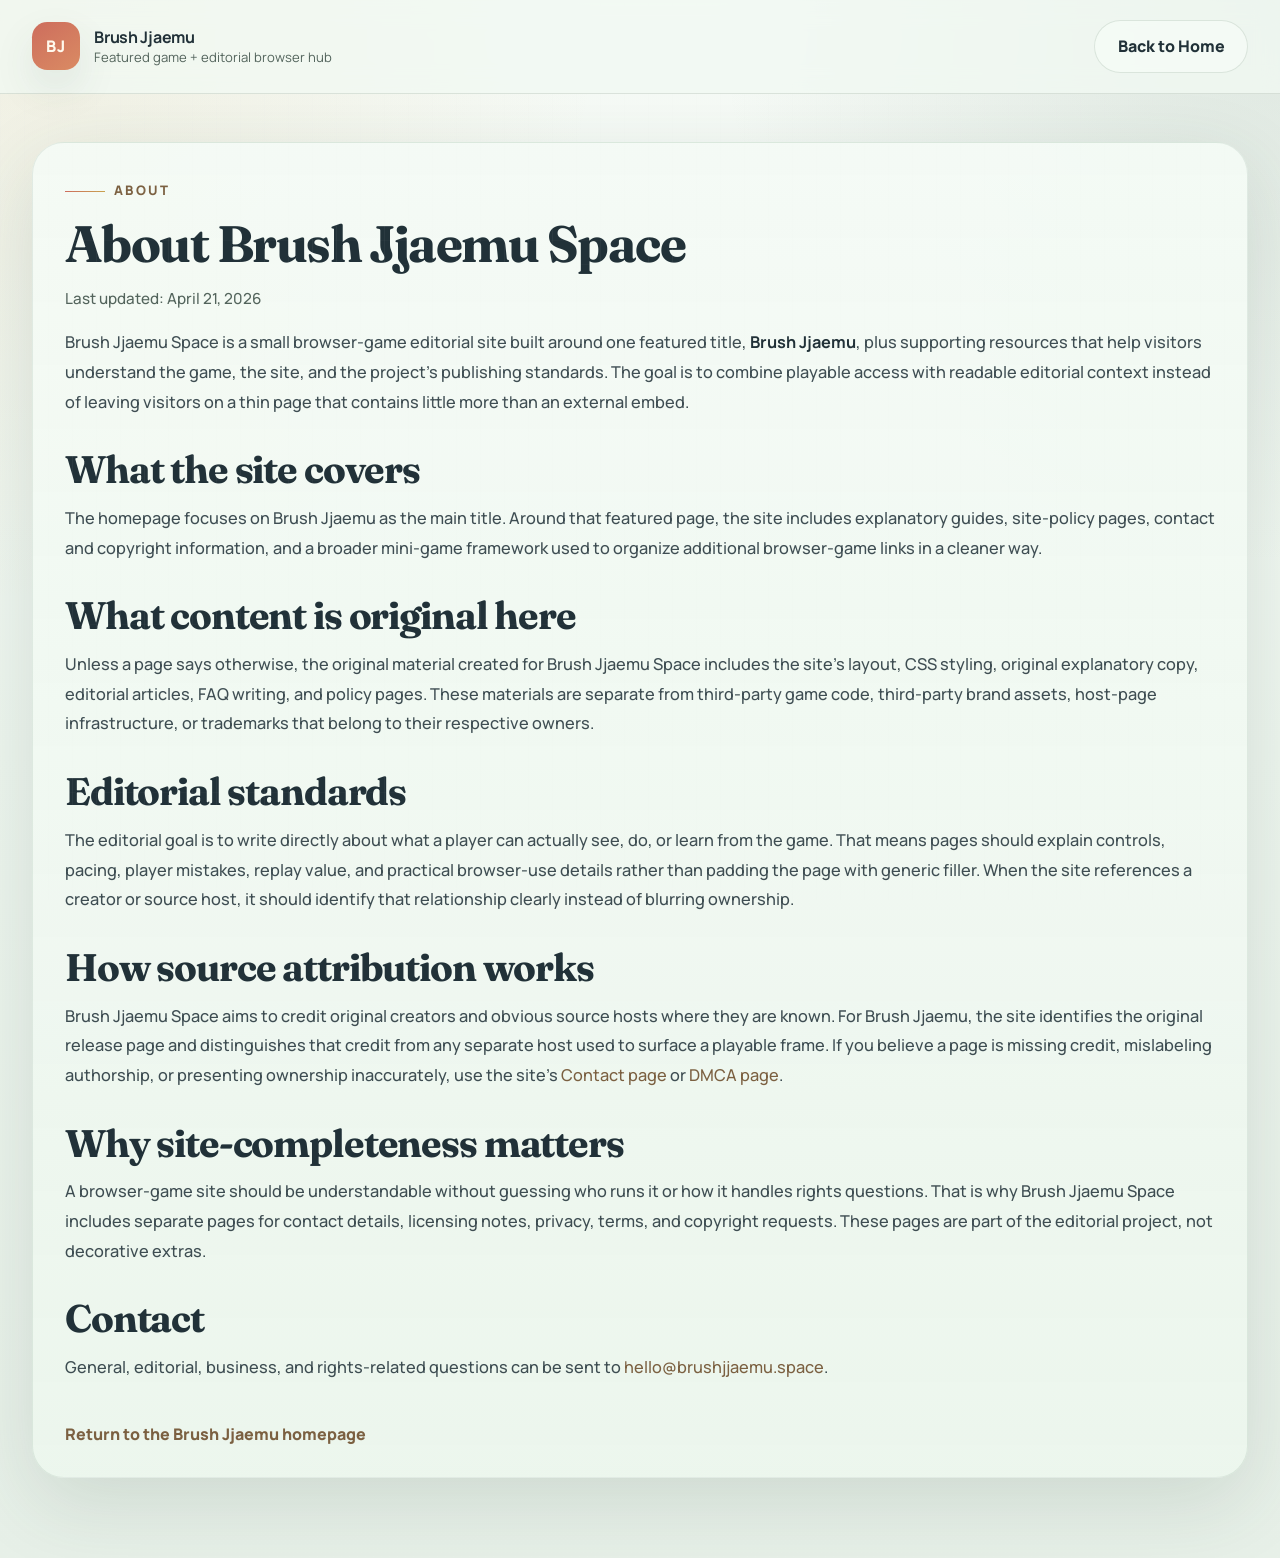
<file: about.html>
<!DOCTYPE html>
<html lang="en-US">
<head>
  <!-- Google tag (gtag.js) -->
  <script async src="https://www.googletagmanager.com/gtag/js?id=G-20558D21GJ"></script>
  <script>
    window.dataLayer = window.dataLayer || [];
    function gtag(){dataLayer.push(arguments);}
    gtag('js', new Date());

    gtag('config', 'G-20558D21GJ');
  </script>
  <script async src="https://pagead2.googlesyndication.com/pagead/js/adsbygoogle.js?client=ca-pub-3376278485410551" crossorigin="anonymous"></script>
  <meta charset="UTF-8">
  <meta name="viewport" content="width=device-width, initial-scale=1.0">
  <title>About | Brush Jjaemu Space</title>
  <meta
    name="description"
    content="Learn what Brush Jjaemu Space is, what content is original on the site, and how the editorial project is structured."
  >
  <meta name="robots" content="index,follow,max-image-preview:large,max-snippet:-1,max-video-preview:-1">
  <link rel="canonical" href="https://brushjjaemu.space/about.html">
  <link rel="icon" href="/favicon.svg" type="image/svg+xml">
  <link rel="preconnect" href="https://fonts.googleapis.com">
  <link rel="preconnect" href="https://fonts.gstatic.com" crossorigin>
  <link
    rel="stylesheet"
    href="https://fonts.googleapis.com/css2?family=Fraunces:opsz,wght@9..144,600;9..144,700&family=Manrope:wght@400;500;600;700;800&display=swap"
  >
  <link rel="stylesheet" href="styles.css">
</head>
<body class="legal-page">
  <a class="skip-link" href="#main-content">Skip to content</a>

  <header class="site-header border-bottom">
    <div class="mx-auto flex max-w-7xl items-center justify-between px-6 py-5 lg:px-8">
      <a class="brand-lockup" href="/" aria-label="Brush Jjaemu home">
        <span class="brand-mark">BJ</span>
        <span class="brand-text">
          <strong>Brush Jjaemu</strong>
          <span>Featured game + editorial browser hub</span>
        </span>
      </a>
      <a class="btn-secondary" href="/">Back to Home</a>
    </div>
  </header>

  <main id="main-content" class="legal-shell">
    <div class="mx-auto max-w-7xl px-6 lg:px-8">
      <article class="legal-card">
        <p class="eyebrow">About</p>
        <h1 class="mt-4">About Brush Jjaemu Space</h1>
        <p class="legal-meta mt-4">Last updated: April 21, 2026</p>
        <p class="body-copy mt-6">
          Brush Jjaemu Space is a small browser-game editorial site built around one featured title,
          <strong>Brush Jjaemu</strong>, plus supporting resources that help visitors understand the game, the site, and
          the project's publishing standards. The goal is to combine playable access with readable editorial context
          instead of leaving visitors on a thin page that contains little more than an external embed.
        </p>

        <h2>What the site covers</h2>
        <p class="body-copy">
          The homepage focuses on Brush Jjaemu as the main title. Around that featured page, the site includes
          explanatory guides, site-policy pages, contact and copyright information, and a broader mini-game framework
          used to organize additional browser-game links in a cleaner way.
        </p>

        <h2>What content is original here</h2>
        <p class="body-copy">
          Unless a page says otherwise, the original material created for Brush Jjaemu Space includes the site's layout,
          CSS styling, original explanatory copy, editorial articles, FAQ writing, and policy pages. These materials are
          separate from third-party game code, third-party brand assets, host-page infrastructure, or trademarks that
          belong to their respective owners.
        </p>

        <h2>Editorial standards</h2>
        <p class="body-copy">
          The editorial goal is to write directly about what a player can actually see, do, or learn from the game.
          That means pages should explain controls, pacing, player mistakes, replay value, and practical browser-use
          details rather than padding the page with generic filler. When the site references a creator or source host,
          it should identify that relationship clearly instead of blurring ownership.
        </p>

        <h2>How source attribution works</h2>
        <p class="body-copy">
          Brush Jjaemu Space aims to credit original creators and obvious source hosts where they are known. For
          Brush Jjaemu, the site identifies the original release page and distinguishes that credit from any separate
          host used to surface a playable frame. If you believe a page is missing credit, mislabeling authorship, or
          presenting ownership inaccurately, use the site's <a href="contact.html">Contact page</a> or
          <a href="dmca.html">DMCA page</a>.
        </p>

        <h2>Why site-completeness matters</h2>
        <p class="body-copy">
          A browser-game site should be understandable without guessing who runs it or how it handles rights questions.
          That is why Brush Jjaemu Space includes separate pages for contact details, licensing notes, privacy, terms,
          and copyright requests. These pages are part of the editorial project, not decorative extras.
        </p>

        <h2>Contact</h2>
        <p class="body-copy">
          General, editorial, business, and rights-related questions can be sent to
          <a href="mailto:hello@brushjjaemu.space">hello@brushjjaemu.space</a>.
        </p>

        <a class="back-link" href="/">Return to the Brush Jjaemu homepage</a>
      </article>
    </div>
  </main>
</body>
</html>
</file>
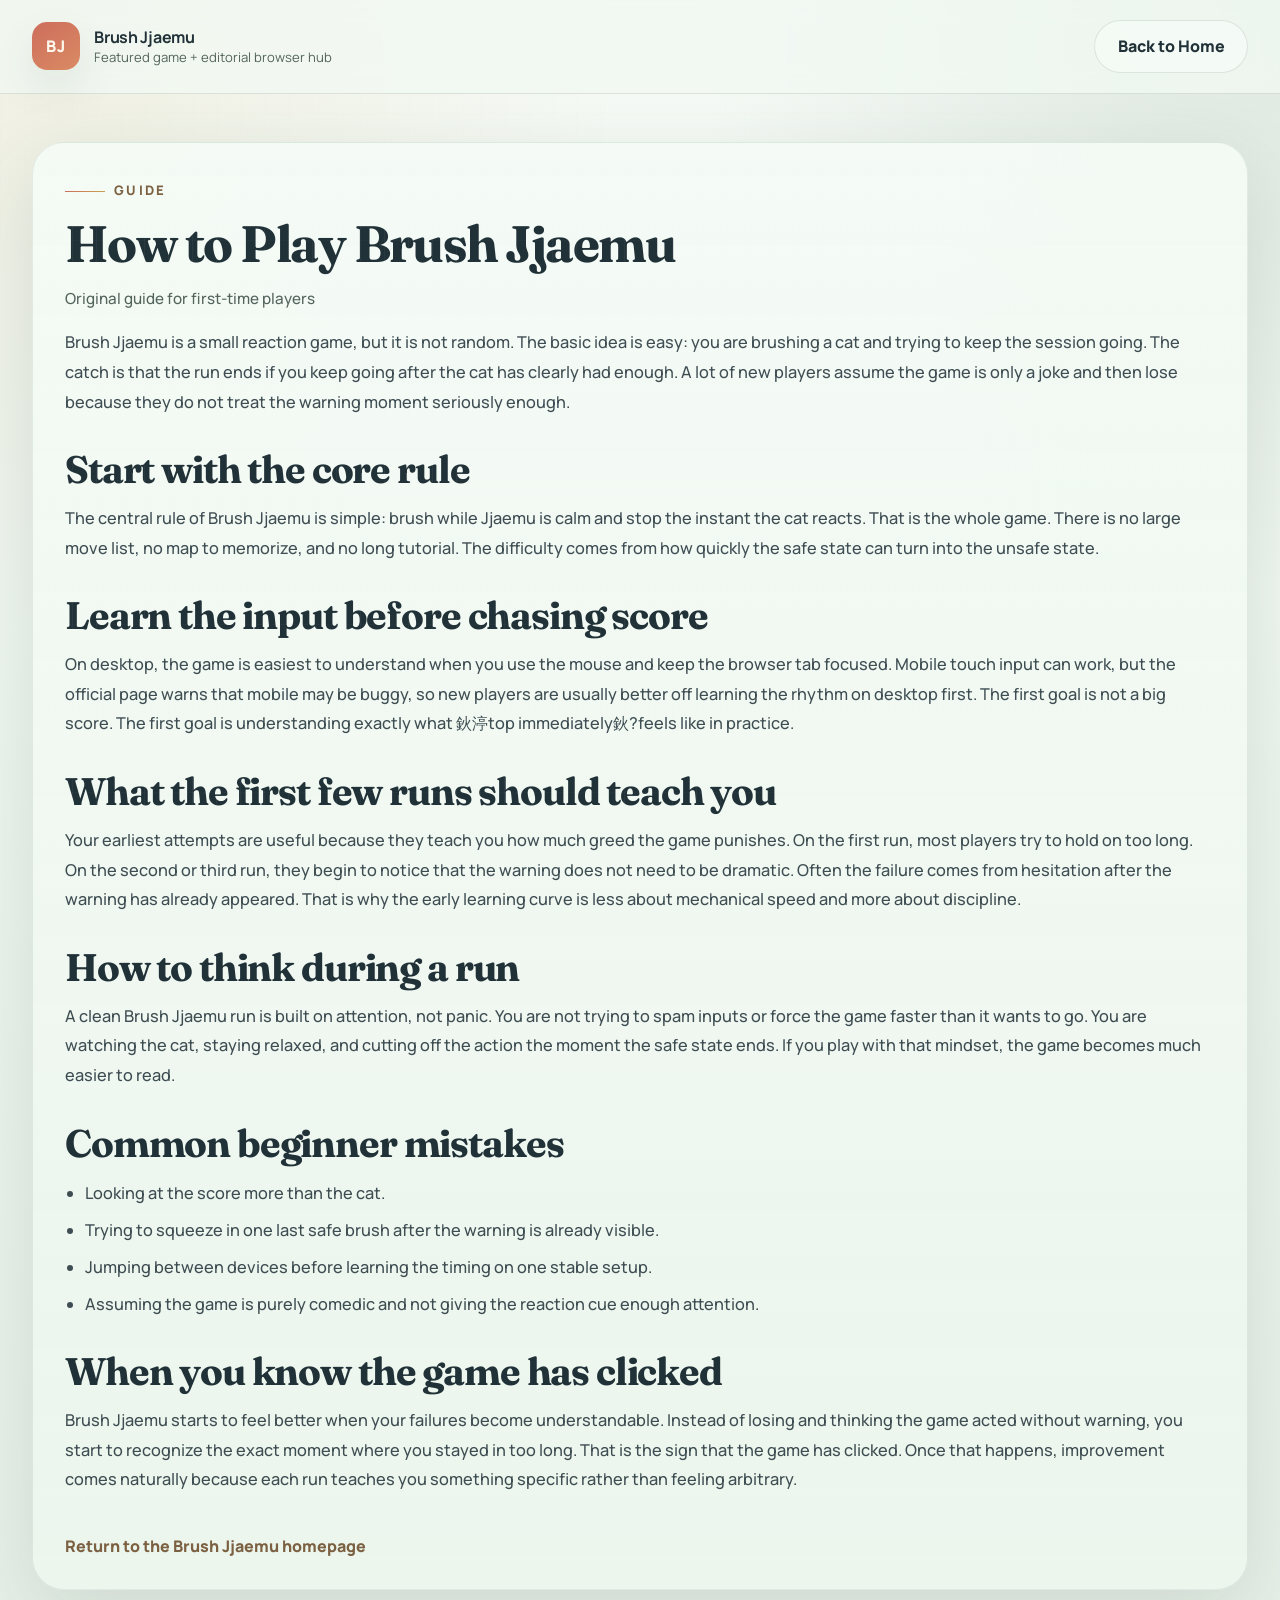
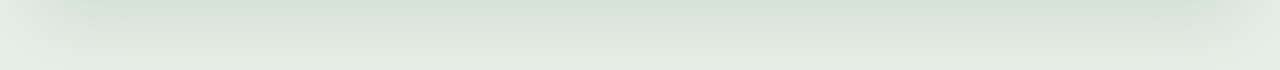
<file: brush-jjaemu-how-to-play.html>
<!DOCTYPE html>
<html lang="en-US">
<head>
  <!-- Google tag (gtag.js) -->
  <script async src="https://www.googletagmanager.com/gtag/js?id=G-20558D21GJ"></script>
  <script>
    window.dataLayer = window.dataLayer || [];
    function gtag(){dataLayer.push(arguments);}
    gtag('js', new Date());

    gtag('config', 'G-20558D21GJ');
  </script>
  <script async src="https://pagead2.googlesyndication.com/pagead/js/adsbygoogle.js?client=ca-pub-3376278485410551" crossorigin="anonymous"></script>
  <meta charset="UTF-8">
  <meta name="viewport" content="width=device-width, initial-scale=1.0">
  <title>How to Play Brush Jjaemu | Brush Jjaemu Space</title>
  <meta
    name="description"
    content="Read a full how-to-play guide for Brush Jjaemu, including the core rule, controls, early habits, and common mistakes."
  >
  <meta name="robots" content="index,follow,max-image-preview:large,max-snippet:-1,max-video-preview:-1">
  <link rel="canonical" href="https://brushjjaemu.space/brush-jjaemu-how-to-play.html">
  <link rel="icon" href="/favicon.svg" type="image/svg+xml">
  <link rel="preconnect" href="https://fonts.googleapis.com">
  <link rel="preconnect" href="https://fonts.gstatic.com" crossorigin>
  <link
    rel="stylesheet"
    href="https://fonts.googleapis.com/css2?family=Fraunces:opsz,wght@9..144,600;9..144,700&family=Manrope:wght@400;500;600;700;800&display=swap"
  >
  <link rel="stylesheet" href="styles.css">
</head>
<body class="legal-page">
  <a class="skip-link" href="#main-content">Skip to content</a>

  <header class="site-header border-bottom">
    <div class="mx-auto flex max-w-7xl items-center justify-between px-6 py-5 lg:px-8">
      <a class="brand-lockup" href="/" aria-label="Brush Jjaemu home">
        <span class="brand-mark">BJ</span>
        <span class="brand-text">
          <strong>Brush Jjaemu</strong>
          <span>Featured game + editorial browser hub</span>
        </span>
      </a>
      <a class="btn-secondary" href="/">Back to Home</a>
    </div>
  </header>

  <main id="main-content" class="legal-shell">
    <div class="mx-auto max-w-7xl px-6 lg:px-8">
      <article class="legal-card">
        <p class="eyebrow">Guide</p>
        <h1 class="mt-4">How to Play Brush Jjaemu</h1>
        <p class="legal-meta mt-4">Original guide for first-time players</p>
        <p class="body-copy mt-6">
          Brush Jjaemu is a small reaction game, but it is not random. The basic idea is easy: you are brushing a cat
          and trying to keep the session going. The catch is that the run ends if you keep going after the cat has
          clearly had enough. A lot of new players assume the game is only a joke and then lose because they do not
          treat the warning moment seriously enough.
        </p>

        <h2>Start with the core rule</h2>
        <p class="body-copy">
          The central rule of Brush Jjaemu is simple: brush while Jjaemu is calm and stop the instant the cat reacts.
          That is the whole game. There is no large move list, no map to memorize, and no long tutorial. The difficulty
          comes from how quickly the safe state can turn into the unsafe state.
        </p>

        <h2>Learn the input before chasing score</h2>
        <p class="body-copy">
          On desktop, the game is easiest to understand when you use the mouse and keep the browser tab focused. Mobile
          touch input can work, but the official page warns that mobile may be buggy, so new players are usually better
          off learning the rhythm on desktop first. The first goal is not a big score. The first goal is understanding
          exactly what 鈥渟top immediately鈥?feels like in practice.
        </p>

        <h2>What the first few runs should teach you</h2>
        <p class="body-copy">
          Your earliest attempts are useful because they teach you how much greed the game punishes. On the first run,
          most players try to hold on too long. On the second or third run, they begin to notice that the warning does
          not need to be dramatic. Often the failure comes from hesitation after the warning has already appeared. That
          is why the early learning curve is less about mechanical speed and more about discipline.
        </p>

        <h2>How to think during a run</h2>
        <p class="body-copy">
          A clean Brush Jjaemu run is built on attention, not panic. You are not trying to spam inputs or force the game
          faster than it wants to go. You are watching the cat, staying relaxed, and cutting off the action the moment
          the safe state ends. If you play with that mindset, the game becomes much easier to read.
        </p>

        <h2>Common beginner mistakes</h2>
        <ul class="body-copy">
          <li>Looking at the score more than the cat.</li>
          <li>Trying to squeeze in one last safe brush after the warning is already visible.</li>
          <li>Jumping between devices before learning the timing on one stable setup.</li>
          <li>Assuming the game is purely comedic and not giving the reaction cue enough attention.</li>
        </ul>

        <h2>When you know the game has clicked</h2>
        <p class="body-copy">
          Brush Jjaemu starts to feel better when your failures become understandable. Instead of losing and thinking
          the game acted without warning, you start to recognize the exact moment where you stayed in too long. That is
          the sign that the game has clicked. Once that happens, improvement comes naturally because each run teaches you
          something specific rather than feeling arbitrary.
        </p>

        <a class="back-link" href="/">Return to the Brush Jjaemu homepage</a>
      </article>
    </div>
  </main>
</body>
</html>
</file>
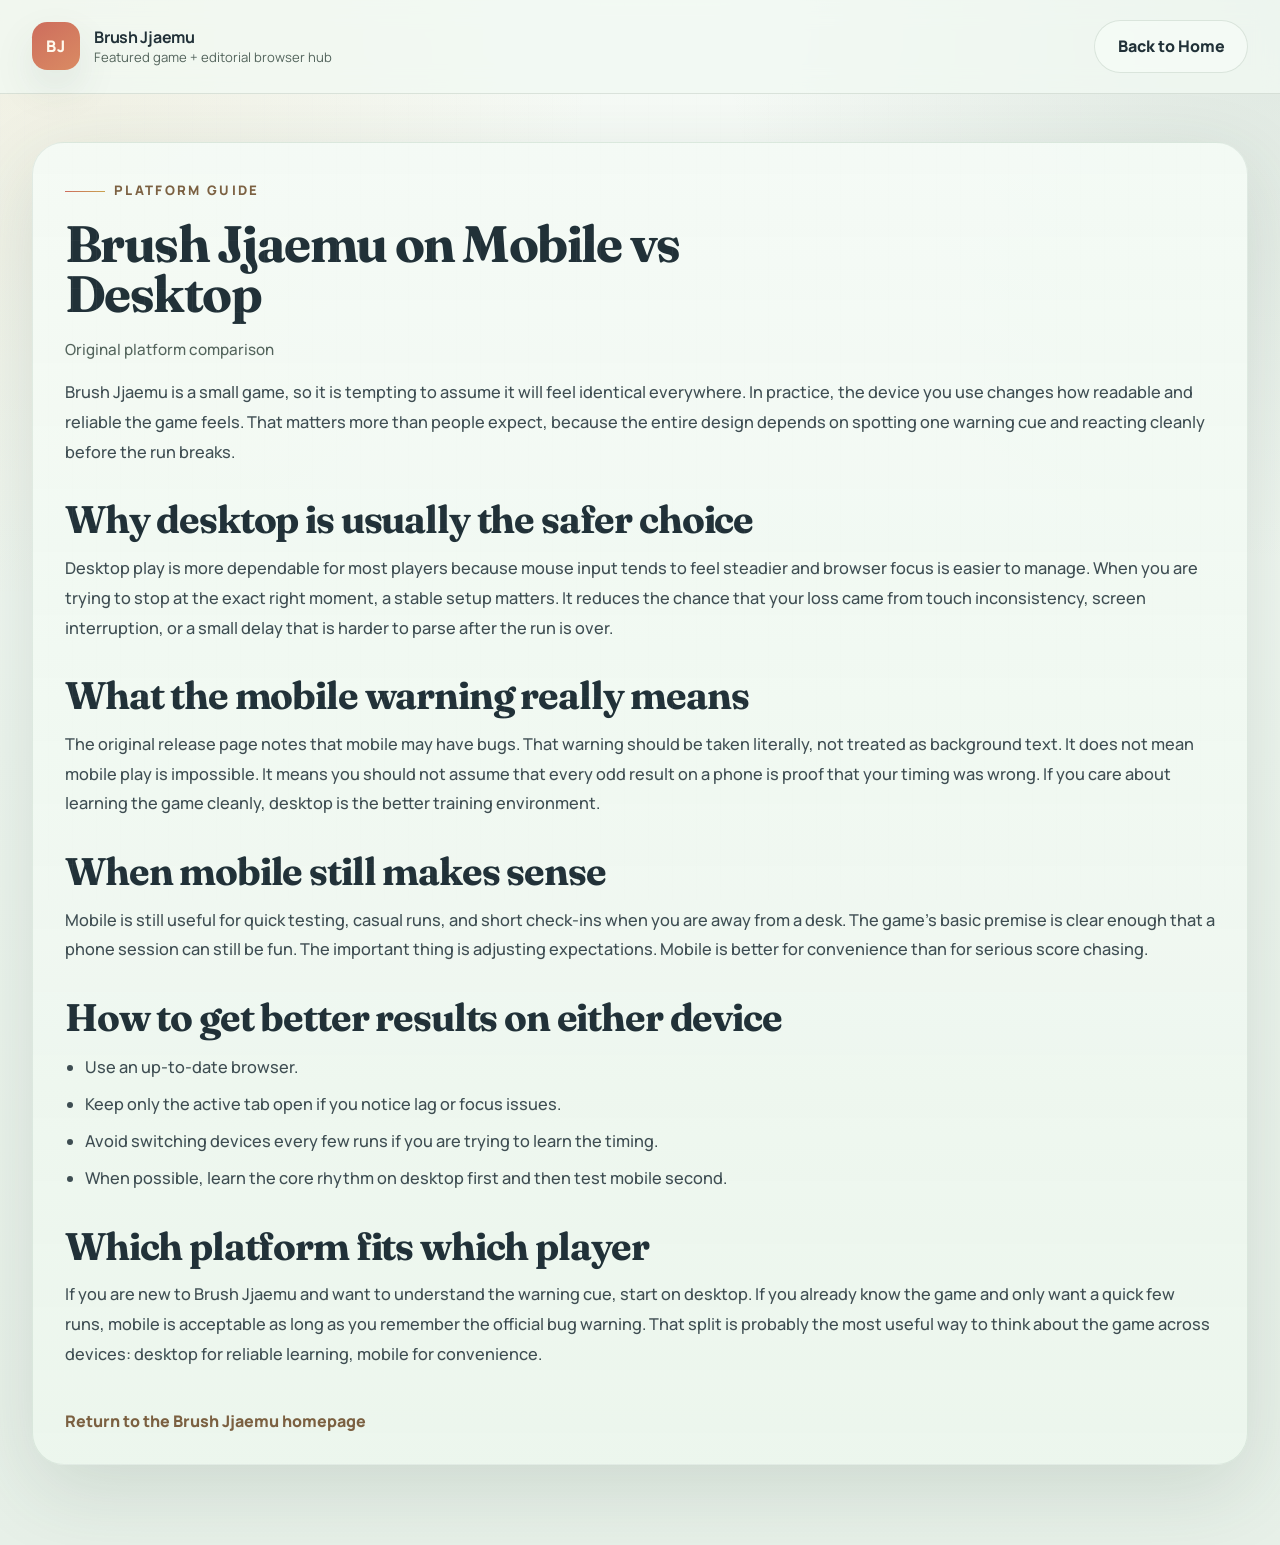
<file: brush-jjaemu-mobile-vs-desktop.html>
<!DOCTYPE html>
<html lang="en-US">
<head>
  <!-- Google tag (gtag.js) -->
  <script async src="https://www.googletagmanager.com/gtag/js?id=G-20558D21GJ"></script>
  <script>
    window.dataLayer = window.dataLayer || [];
    function gtag(){dataLayer.push(arguments);}
    gtag('js', new Date());

    gtag('config', 'G-20558D21GJ');
  </script>
  <script async src="https://pagead2.googlesyndication.com/pagead/js/adsbygoogle.js?client=ca-pub-3376278485410551" crossorigin="anonymous"></script>
  <meta charset="UTF-8">
  <meta name="viewport" content="width=device-width, initial-scale=1.0">
  <title>Brush Jjaemu Mobile vs Desktop | Brush Jjaemu Space</title>
  <meta
    name="description"
    content="Compare mobile and desktop play for Brush Jjaemu, including control comfort, browser behavior, and the official mobile warning."
  >
  <meta name="robots" content="index,follow,max-image-preview:large,max-snippet:-1,max-video-preview:-1">
  <link rel="canonical" href="https://brushjjaemu.space/brush-jjaemu-mobile-vs-desktop.html">
  <link rel="icon" href="/favicon.svg" type="image/svg+xml">
  <link rel="preconnect" href="https://fonts.googleapis.com">
  <link rel="preconnect" href="https://fonts.gstatic.com" crossorigin>
  <link
    rel="stylesheet"
    href="https://fonts.googleapis.com/css2?family=Fraunces:opsz,wght@9..144,600;9..144,700&family=Manrope:wght@400;500;600;700;800&display=swap"
  >
  <link rel="stylesheet" href="styles.css">
</head>
<body class="legal-page">
  <a class="skip-link" href="#main-content">Skip to content</a>

  <header class="site-header border-bottom">
    <div class="mx-auto flex max-w-7xl items-center justify-between px-6 py-5 lg:px-8">
      <a class="brand-lockup" href="/" aria-label="Brush Jjaemu home">
        <span class="brand-mark">BJ</span>
        <span class="brand-text">
          <strong>Brush Jjaemu</strong>
          <span>Featured game + editorial browser hub</span>
        </span>
      </a>
      <a class="btn-secondary" href="/">Back to Home</a>
    </div>
  </header>

  <main id="main-content" class="legal-shell">
    <div class="mx-auto max-w-7xl px-6 lg:px-8">
      <article class="legal-card">
        <p class="eyebrow">Platform guide</p>
        <h1 class="mt-4">Brush Jjaemu on Mobile vs Desktop</h1>
        <p class="legal-meta mt-4">Original platform comparison</p>
        <p class="body-copy mt-6">
          Brush Jjaemu is a small game, so it is tempting to assume it will feel identical everywhere. In practice, the
          device you use changes how readable and reliable the game feels. That matters more than people expect, because
          the entire design depends on spotting one warning cue and reacting cleanly before the run breaks.
        </p>

        <h2>Why desktop is usually the safer choice</h2>
        <p class="body-copy">
          Desktop play is more dependable for most players because mouse input tends to feel steadier and browser focus
          is easier to manage. When you are trying to stop at the exact right moment, a stable setup matters. It reduces
          the chance that your loss came from touch inconsistency, screen interruption, or a small delay that is harder
          to parse after the run is over.
        </p>

        <h2>What the mobile warning really means</h2>
        <p class="body-copy">
          The original release page notes that mobile may have bugs. That warning should be taken literally, not treated
          as background text. It does not mean mobile play is impossible. It means you should not assume that every odd
          result on a phone is proof that your timing was wrong. If you care about learning the game cleanly, desktop is
          the better training environment.
        </p>

        <h2>When mobile still makes sense</h2>
        <p class="body-copy">
          Mobile is still useful for quick testing, casual runs, and short check-ins when you are away from a desk. The
          game's basic premise is clear enough that a phone session can still be fun. The important thing is adjusting
          expectations. Mobile is better for convenience than for serious score chasing.
        </p>

        <h2>How to get better results on either device</h2>
        <ul class="body-copy">
          <li>Use an up-to-date browser.</li>
          <li>Keep only the active tab open if you notice lag or focus issues.</li>
          <li>Avoid switching devices every few runs if you are trying to learn the timing.</li>
          <li>When possible, learn the core rhythm on desktop first and then test mobile second.</li>
        </ul>

        <h2>Which platform fits which player</h2>
        <p class="body-copy">
          If you are new to Brush Jjaemu and want to understand the warning cue, start on desktop. If you already know
          the game and only want a quick few runs, mobile is acceptable as long as you remember the official bug warning.
          That split is probably the most useful way to think about the game across devices: desktop for reliable
          learning, mobile for convenience.
        </p>

        <a class="back-link" href="/">Return to the Brush Jjaemu homepage</a>
      </article>
    </div>
  </main>
</body>
</html>
</file>
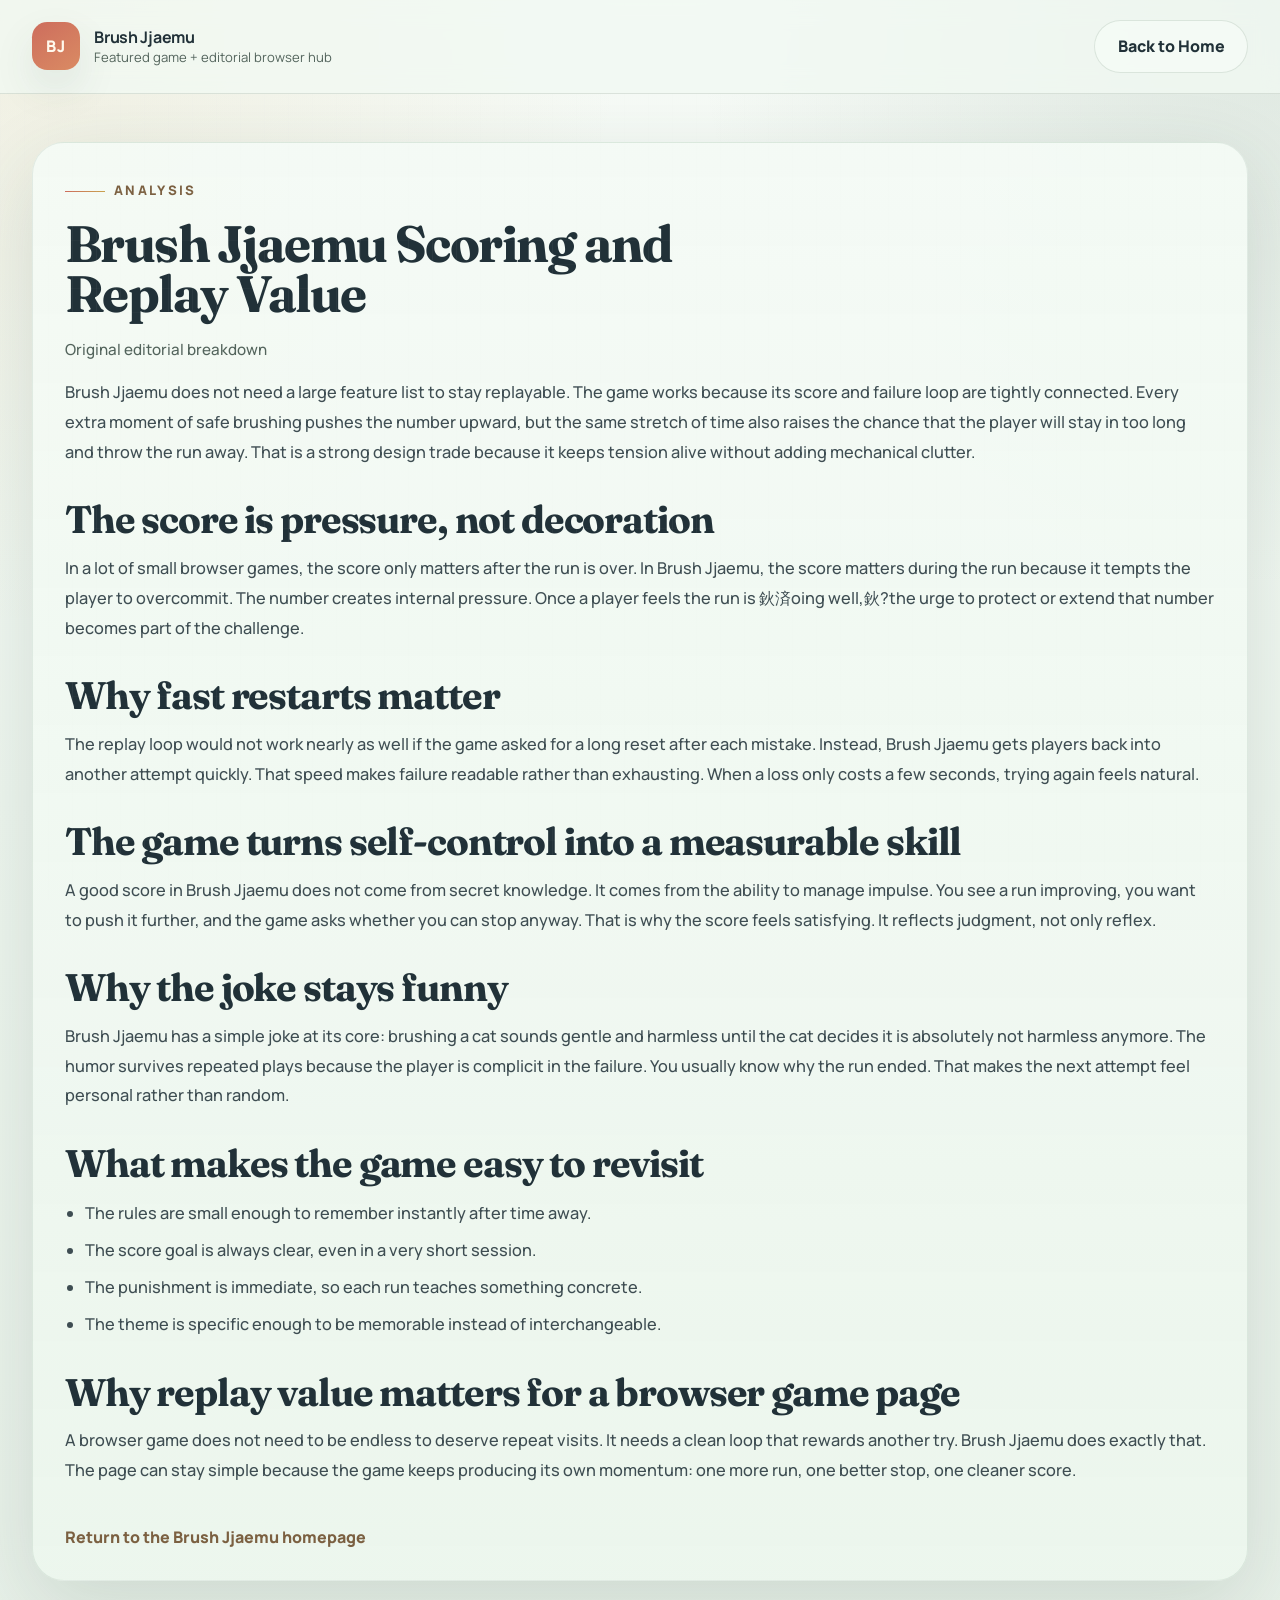
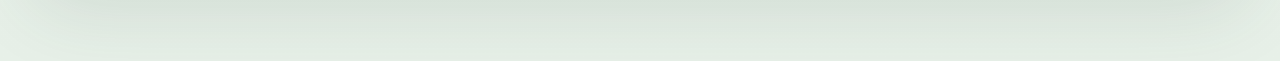
<file: brush-jjaemu-scoring-and-replay.html>
<!DOCTYPE html>
<html lang="en-US">
<head>
  <!-- Google tag (gtag.js) -->
  <script async src="https://www.googletagmanager.com/gtag/js?id=G-20558D21GJ"></script>
  <script>
    window.dataLayer = window.dataLayer || [];
    function gtag(){dataLayer.push(arguments);}
    gtag('js', new Date());

    gtag('config', 'G-20558D21GJ');
  </script>
  <script async src="https://pagead2.googlesyndication.com/pagead/js/adsbygoogle.js?client=ca-pub-3376278485410551" crossorigin="anonymous"></script>
  <meta charset="UTF-8">
  <meta name="viewport" content="width=device-width, initial-scale=1.0">
  <title>Brush Jjaemu Scoring and Replay Value | Brush Jjaemu Space</title>
  <meta
    name="description"
    content="Read how Brush Jjaemu scoring works, why the game is replayable, and what keeps players chasing one more run."
  >
  <meta name="robots" content="index,follow,max-image-preview:large,max-snippet:-1,max-video-preview:-1">
  <link rel="canonical" href="https://brushjjaemu.space/brush-jjaemu-scoring-and-replay.html">
  <link rel="icon" href="/favicon.svg" type="image/svg+xml">
  <link rel="preconnect" href="https://fonts.googleapis.com">
  <link rel="preconnect" href="https://fonts.gstatic.com" crossorigin>
  <link
    rel="stylesheet"
    href="https://fonts.googleapis.com/css2?family=Fraunces:opsz,wght@9..144,600;9..144,700&family=Manrope:wght@400;500;600;700;800&display=swap"
  >
  <link rel="stylesheet" href="styles.css">
</head>
<body class="legal-page">
  <a class="skip-link" href="#main-content">Skip to content</a>

  <header class="site-header border-bottom">
    <div class="mx-auto flex max-w-7xl items-center justify-between px-6 py-5 lg:px-8">
      <a class="brand-lockup" href="/" aria-label="Brush Jjaemu home">
        <span class="brand-mark">BJ</span>
        <span class="brand-text">
          <strong>Brush Jjaemu</strong>
          <span>Featured game + editorial browser hub</span>
        </span>
      </a>
      <a class="btn-secondary" href="/">Back to Home</a>
    </div>
  </header>

  <main id="main-content" class="legal-shell">
    <div class="mx-auto max-w-7xl px-6 lg:px-8">
      <article class="legal-card">
        <p class="eyebrow">Analysis</p>
        <h1 class="mt-4">Brush Jjaemu Scoring and Replay Value</h1>
        <p class="legal-meta mt-4">Original editorial breakdown</p>
        <p class="body-copy mt-6">
          Brush Jjaemu does not need a large feature list to stay replayable. The game works because its score and
          failure loop are tightly connected. Every extra moment of safe brushing pushes the number upward, but the same
          stretch of time also raises the chance that the player will stay in too long and throw the run away. That is a
          strong design trade because it keeps tension alive without adding mechanical clutter.
        </p>

        <h2>The score is pressure, not decoration</h2>
        <p class="body-copy">
          In a lot of small browser games, the score only matters after the run is over. In Brush Jjaemu, the score
          matters during the run because it tempts the player to overcommit. The number creates internal pressure. Once a
          player feels the run is 鈥済oing well,鈥?the urge to protect or extend that number becomes part of the challenge.
        </p>

        <h2>Why fast restarts matter</h2>
        <p class="body-copy">
          The replay loop would not work nearly as well if the game asked for a long reset after each mistake. Instead,
          Brush Jjaemu gets players back into another attempt quickly. That speed makes failure readable rather than
          exhausting. When a loss only costs a few seconds, trying again feels natural.
        </p>

        <h2>The game turns self-control into a measurable skill</h2>
        <p class="body-copy">
          A good score in Brush Jjaemu does not come from secret knowledge. It comes from the ability to manage impulse.
          You see a run improving, you want to push it further, and the game asks whether you can stop anyway. That is
          why the score feels satisfying. It reflects judgment, not only reflex.
        </p>

        <h2>Why the joke stays funny</h2>
        <p class="body-copy">
          Brush Jjaemu has a simple joke at its core: brushing a cat sounds gentle and harmless until the cat decides it
          is absolutely not harmless anymore. The humor survives repeated plays because the player is complicit in the
          failure. You usually know why the run ended. That makes the next attempt feel personal rather than random.
        </p>

        <h2>What makes the game easy to revisit</h2>
        <ul class="body-copy">
          <li>The rules are small enough to remember instantly after time away.</li>
          <li>The score goal is always clear, even in a very short session.</li>
          <li>The punishment is immediate, so each run teaches something concrete.</li>
          <li>The theme is specific enough to be memorable instead of interchangeable.</li>
        </ul>

        <h2>Why replay value matters for a browser game page</h2>
        <p class="body-copy">
          A browser game does not need to be endless to deserve repeat visits. It needs a clean loop that rewards
          another try. Brush Jjaemu does exactly that. The page can stay simple because the game keeps producing its own
          momentum: one more run, one better stop, one cleaner score.
        </p>

        <a class="back-link" href="/">Return to the Brush Jjaemu homepage</a>
      </article>
    </div>
  </main>
</body>
</html>
</file>
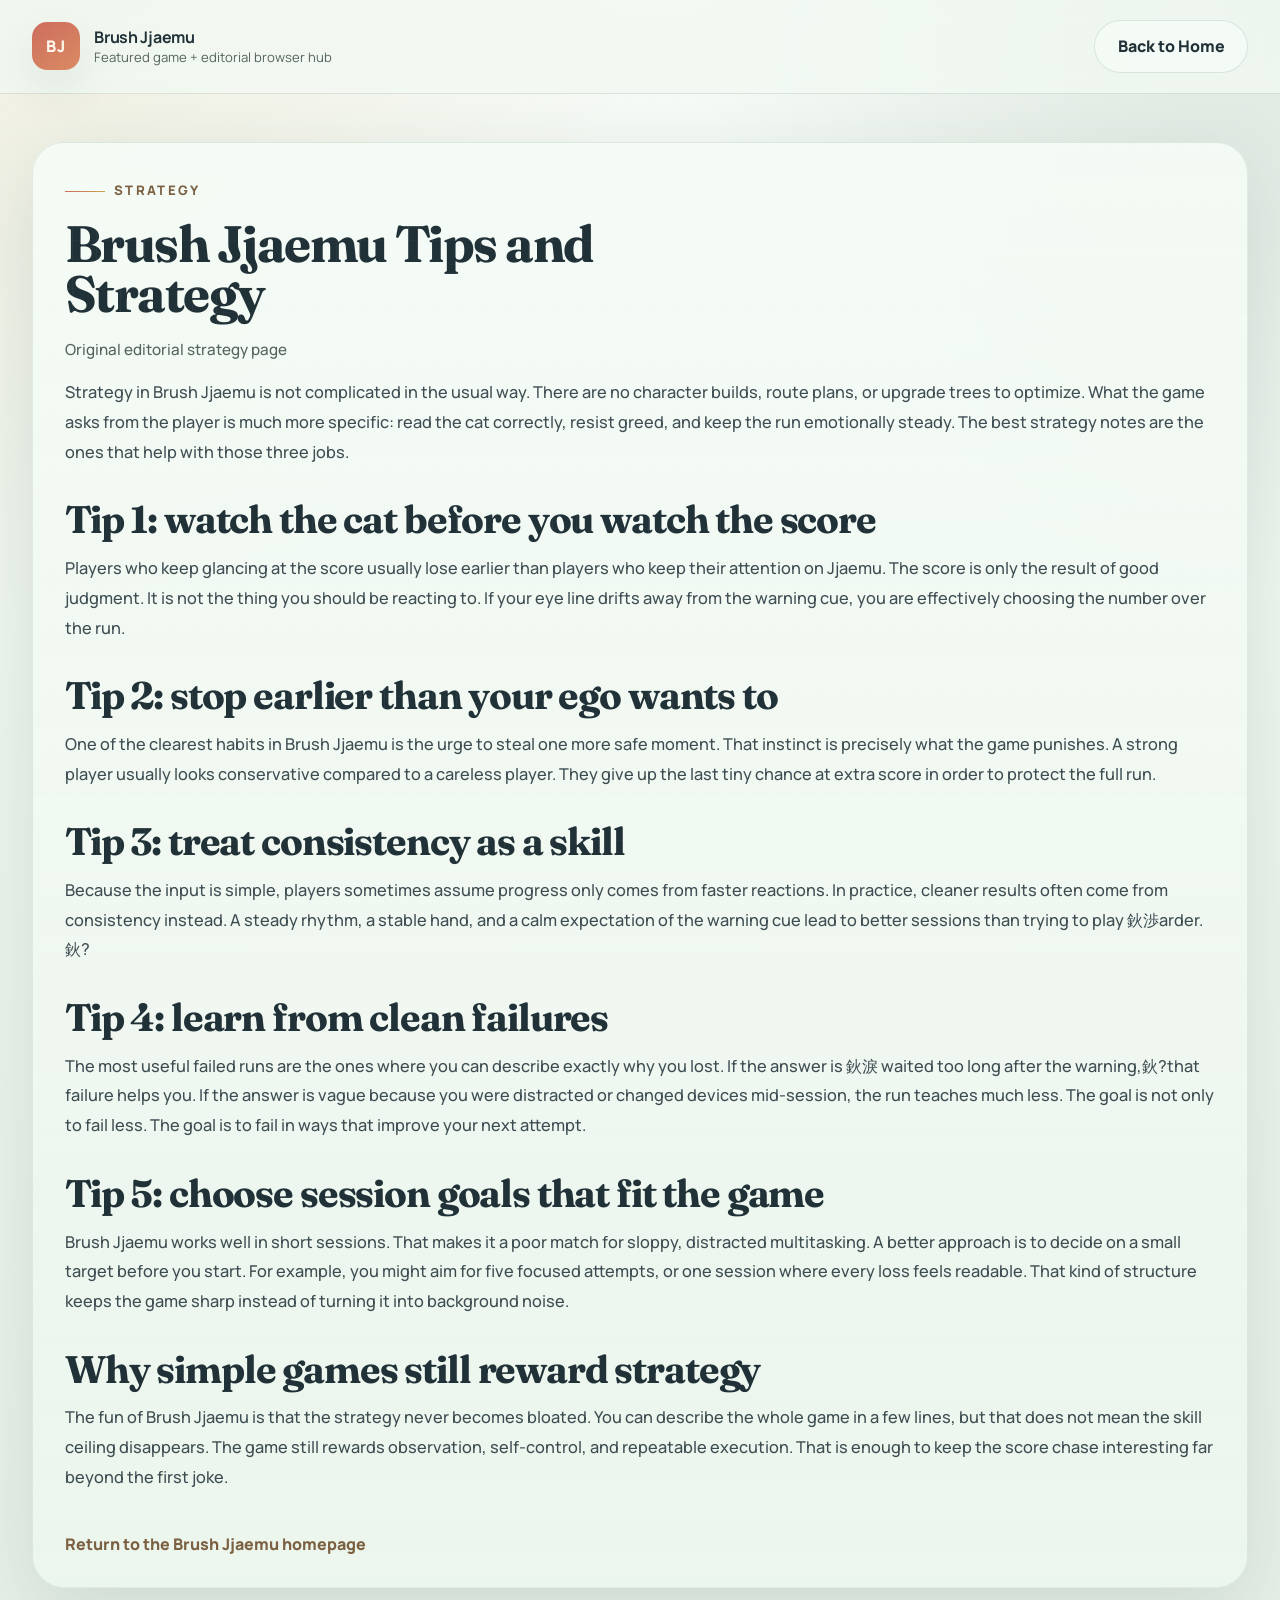
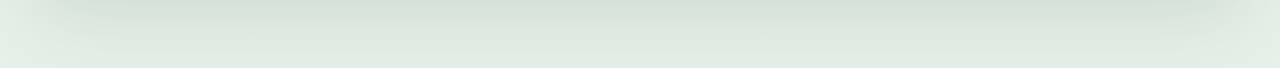
<file: brush-jjaemu-tips-and-strategy.html>
<!DOCTYPE html>
<html lang="en-US">
<head>
  <!-- Google tag (gtag.js) -->
  <script async src="https://www.googletagmanager.com/gtag/js?id=G-20558D21GJ"></script>
  <script>
    window.dataLayer = window.dataLayer || [];
    function gtag(){dataLayer.push(arguments);}
    gtag('js', new Date());

    gtag('config', 'G-20558D21GJ');
  </script>
  <script async src="https://pagead2.googlesyndication.com/pagead/js/adsbygoogle.js?client=ca-pub-3376278485410551" crossorigin="anonymous"></script>
  <meta charset="UTF-8">
  <meta name="viewport" content="width=device-width, initial-scale=1.0">
  <title>Brush Jjaemu Tips and Strategy | Brush Jjaemu Space</title>
  <meta
    name="description"
    content="Read practical Brush Jjaemu tips and strategy notes for better timing, cleaner reactions, and more reliable score runs."
  >
  <meta name="robots" content="index,follow,max-image-preview:large,max-snippet:-1,max-video-preview:-1">
  <link rel="canonical" href="https://brushjjaemu.space/brush-jjaemu-tips-and-strategy.html">
  <link rel="icon" href="/favicon.svg" type="image/svg+xml">
  <link rel="preconnect" href="https://fonts.googleapis.com">
  <link rel="preconnect" href="https://fonts.gstatic.com" crossorigin>
  <link
    rel="stylesheet"
    href="https://fonts.googleapis.com/css2?family=Fraunces:opsz,wght@9..144,600;9..144,700&family=Manrope:wght@400;500;600;700;800&display=swap"
  >
  <link rel="stylesheet" href="styles.css">
</head>
<body class="legal-page">
  <a class="skip-link" href="#main-content">Skip to content</a>

  <header class="site-header border-bottom">
    <div class="mx-auto flex max-w-7xl items-center justify-between px-6 py-5 lg:px-8">
      <a class="brand-lockup" href="/" aria-label="Brush Jjaemu home">
        <span class="brand-mark">BJ</span>
        <span class="brand-text">
          <strong>Brush Jjaemu</strong>
          <span>Featured game + editorial browser hub</span>
        </span>
      </a>
      <a class="btn-secondary" href="/">Back to Home</a>
    </div>
  </header>

  <main id="main-content" class="legal-shell">
    <div class="mx-auto max-w-7xl px-6 lg:px-8">
      <article class="legal-card">
        <p class="eyebrow">Strategy</p>
        <h1 class="mt-4">Brush Jjaemu Tips and Strategy</h1>
        <p class="legal-meta mt-4">Original editorial strategy page</p>
        <p class="body-copy mt-6">
          Strategy in Brush Jjaemu is not complicated in the usual way. There are no character builds, route plans, or
          upgrade trees to optimize. What the game asks from the player is much more specific: read the cat correctly,
          resist greed, and keep the run emotionally steady. The best strategy notes are the ones that help with those
          three jobs.
        </p>

        <h2>Tip 1: watch the cat before you watch the score</h2>
        <p class="body-copy">
          Players who keep glancing at the score usually lose earlier than players who keep their attention on Jjaemu.
          The score is only the result of good judgment. It is not the thing you should be reacting to. If your eye
          line drifts away from the warning cue, you are effectively choosing the number over the run.
        </p>

        <h2>Tip 2: stop earlier than your ego wants to</h2>
        <p class="body-copy">
          One of the clearest habits in Brush Jjaemu is the urge to steal one more safe moment. That instinct is
          precisely what the game punishes. A strong player usually looks conservative compared to a careless player.
          They give up the last tiny chance at extra score in order to protect the full run.
        </p>

        <h2>Tip 3: treat consistency as a skill</h2>
        <p class="body-copy">
          Because the input is simple, players sometimes assume progress only comes from faster reactions. In practice,
          cleaner results often come from consistency instead. A steady rhythm, a stable hand, and a calm expectation of
          the warning cue lead to better sessions than trying to play 鈥渉arder.鈥?        </p>

        <h2>Tip 4: learn from clean failures</h2>
        <p class="body-copy">
          The most useful failed runs are the ones where you can describe exactly why you lost. If the answer is
          鈥淚 waited too long after the warning,鈥?that failure helps you. If the answer is vague because you were
          distracted or changed devices mid-session, the run teaches much less. The goal is not only to fail less. The
          goal is to fail in ways that improve your next attempt.
        </p>

        <h2>Tip 5: choose session goals that fit the game</h2>
        <p class="body-copy">
          Brush Jjaemu works well in short sessions. That makes it a poor match for sloppy, distracted multitasking. A
          better approach is to decide on a small target before you start. For example, you might aim for five focused
          attempts, or one session where every loss feels readable. That kind of structure keeps the game sharp instead
          of turning it into background noise.
        </p>

        <h2>Why simple games still reward strategy</h2>
        <p class="body-copy">
          The fun of Brush Jjaemu is that the strategy never becomes bloated. You can describe the whole game in a few
          lines, but that does not mean the skill ceiling disappears. The game still rewards observation, self-control,
          and repeatable execution. That is enough to keep the score chase interesting far beyond the first joke.
        </p>

        <a class="back-link" href="/">Return to the Brush Jjaemu homepage</a>
      </article>
    </div>
  </main>
</body>
</html>
</file>
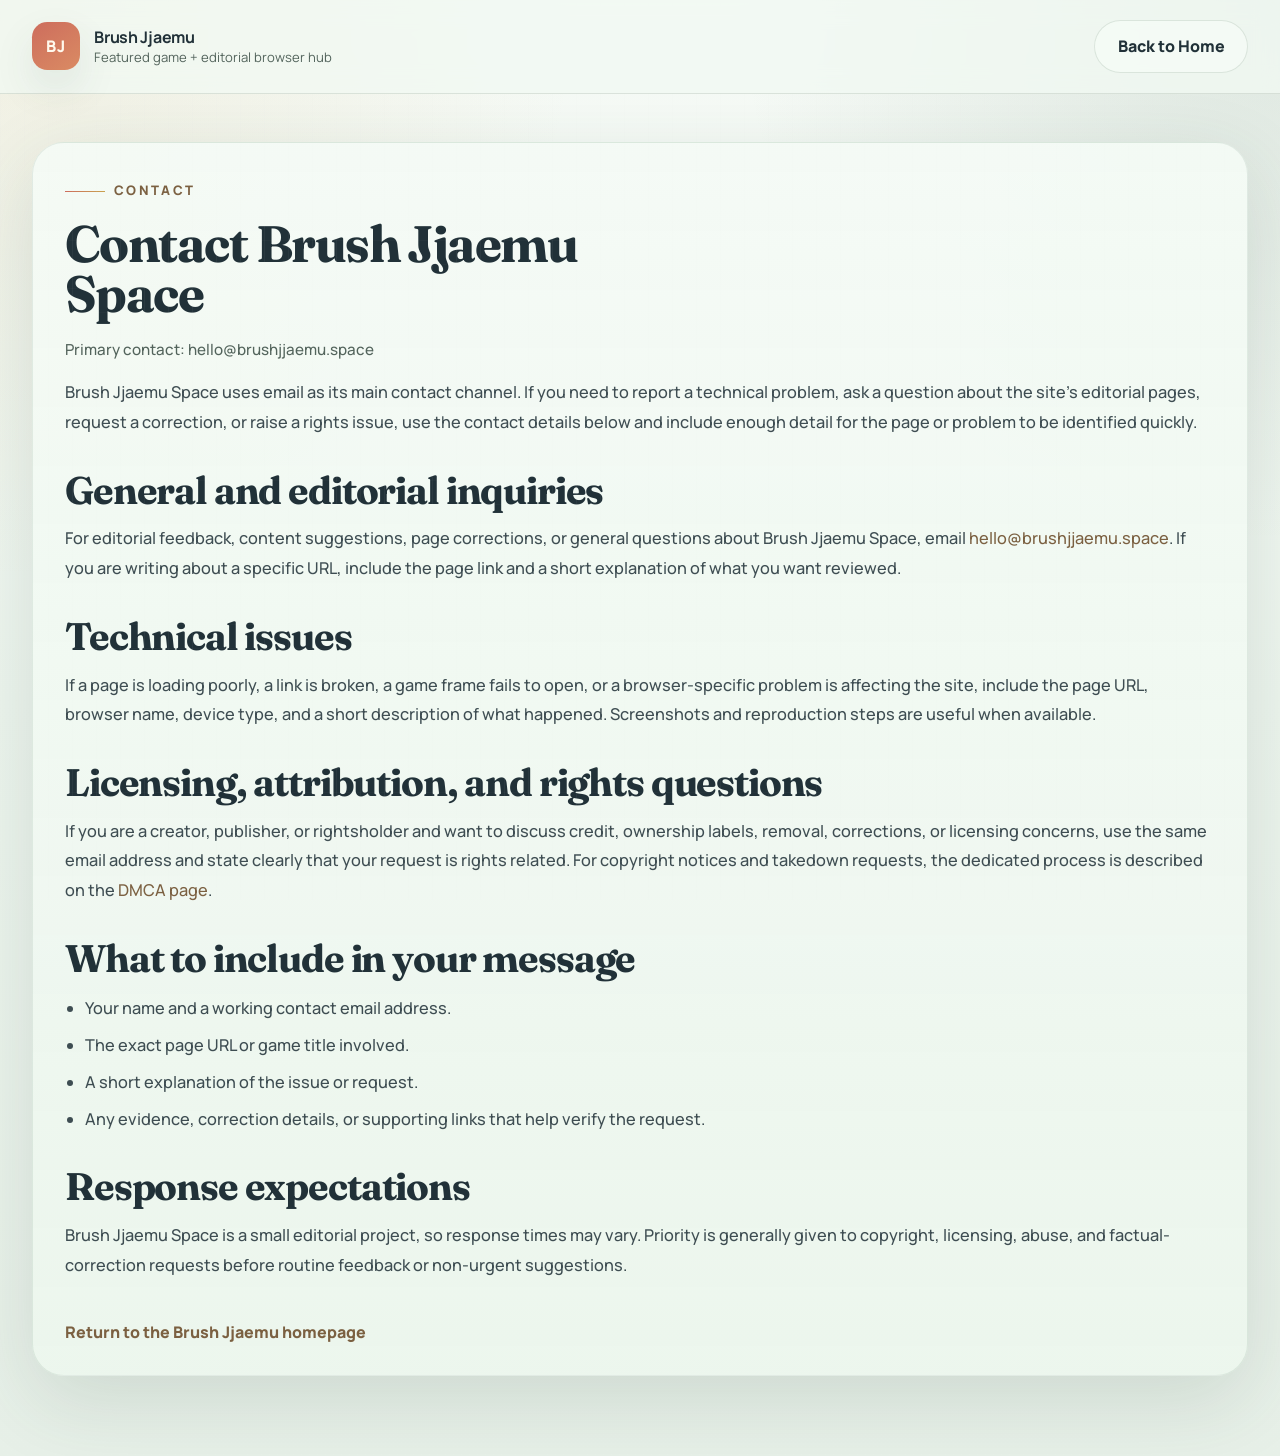
<file: contact.html>
<!DOCTYPE html>
<html lang="en-US">
<head>
  <!-- Google tag (gtag.js) -->
  <script async src="https://www.googletagmanager.com/gtag/js?id=G-20558D21GJ"></script>
  <script>
    window.dataLayer = window.dataLayer || [];
    function gtag(){dataLayer.push(arguments);}
    gtag('js', new Date());

    gtag('config', 'G-20558D21GJ');
  </script>
  <script async src="https://pagead2.googlesyndication.com/pagead/js/adsbygoogle.js?client=ca-pub-3376278485410551" crossorigin="anonymous"></script>
  <meta charset="UTF-8">
  <meta name="viewport" content="width=device-width, initial-scale=1.0">
  <title>Contact | Brush Jjaemu Space</title>
  <meta
    name="description"
    content="Contact Brush Jjaemu Space for editorial feedback, site issues, licensing requests, or copyright questions."
  >
  <meta name="robots" content="index,follow,max-image-preview:large,max-snippet:-1,max-video-preview:-1">
  <link rel="canonical" href="https://brushjjaemu.space/contact.html">
  <link rel="icon" href="/favicon.svg" type="image/svg+xml">
  <link rel="preconnect" href="https://fonts.googleapis.com">
  <link rel="preconnect" href="https://fonts.gstatic.com" crossorigin>
  <link
    rel="stylesheet"
    href="https://fonts.googleapis.com/css2?family=Fraunces:opsz,wght@9..144,600;9..144,700&family=Manrope:wght@400;500;600;700;800&display=swap"
  >
  <link rel="stylesheet" href="styles.css">
</head>
<body class="legal-page">
  <a class="skip-link" href="#main-content">Skip to content</a>

  <header class="site-header border-bottom">
    <div class="mx-auto flex max-w-7xl items-center justify-between px-6 py-5 lg:px-8">
      <a class="brand-lockup" href="/" aria-label="Brush Jjaemu home">
        <span class="brand-mark">BJ</span>
        <span class="brand-text">
          <strong>Brush Jjaemu</strong>
          <span>Featured game + editorial browser hub</span>
        </span>
      </a>
      <a class="btn-secondary" href="/">Back to Home</a>
    </div>
  </header>

  <main id="main-content" class="legal-shell">
    <div class="mx-auto max-w-7xl px-6 lg:px-8">
      <article class="legal-card">
        <p class="eyebrow">Contact</p>
        <h1 class="mt-4">Contact Brush Jjaemu Space</h1>
        <p class="legal-meta mt-4">Primary contact: hello@brushjjaemu.space</p>
        <p class="body-copy mt-6">
          Brush Jjaemu Space uses email as its main contact channel. If you need to report a technical problem, ask a
          question about the site's editorial pages, request a correction, or raise a rights issue, use the contact
          details below and include enough detail for the page or problem to be identified quickly.
        </p>

        <h2>General and editorial inquiries</h2>
        <p class="body-copy">
          For editorial feedback, content suggestions, page corrections, or general questions about Brush Jjaemu Space,
          email <a href="mailto:hello@brushjjaemu.space">hello@brushjjaemu.space</a>. If you are writing about a specific
          URL, include the page link and a short explanation of what you want reviewed.
        </p>

        <h2>Technical issues</h2>
        <p class="body-copy">
          If a page is loading poorly, a link is broken, a game frame fails to open, or a browser-specific problem is
          affecting the site, include the page URL, browser name, device type, and a short description of what
          happened. Screenshots and reproduction steps are useful when available.
        </p>

        <h2>Licensing, attribution, and rights questions</h2>
        <p class="body-copy">
          If you are a creator, publisher, or rightsholder and want to discuss credit, ownership labels, removal,
          corrections, or licensing concerns, use the same email address and state clearly that your request is rights
          related. For copyright notices and takedown requests, the dedicated process is described on the
          <a href="dmca.html">DMCA page</a>.
        </p>

        <h2>What to include in your message</h2>
        <ul class="body-copy">
          <li>Your name and a working contact email address.</li>
          <li>The exact page URL or game title involved.</li>
          <li>A short explanation of the issue or request.</li>
          <li>Any evidence, correction details, or supporting links that help verify the request.</li>
        </ul>

        <h2>Response expectations</h2>
        <p class="body-copy">
          Brush Jjaemu Space is a small editorial project, so response times may vary. Priority is generally given to
          copyright, licensing, abuse, and factual-correction requests before routine feedback or non-urgent suggestions.
        </p>

        <a class="back-link" href="/">Return to the Brush Jjaemu homepage</a>
      </article>
    </div>
  </main>
</body>
</html>
</file>
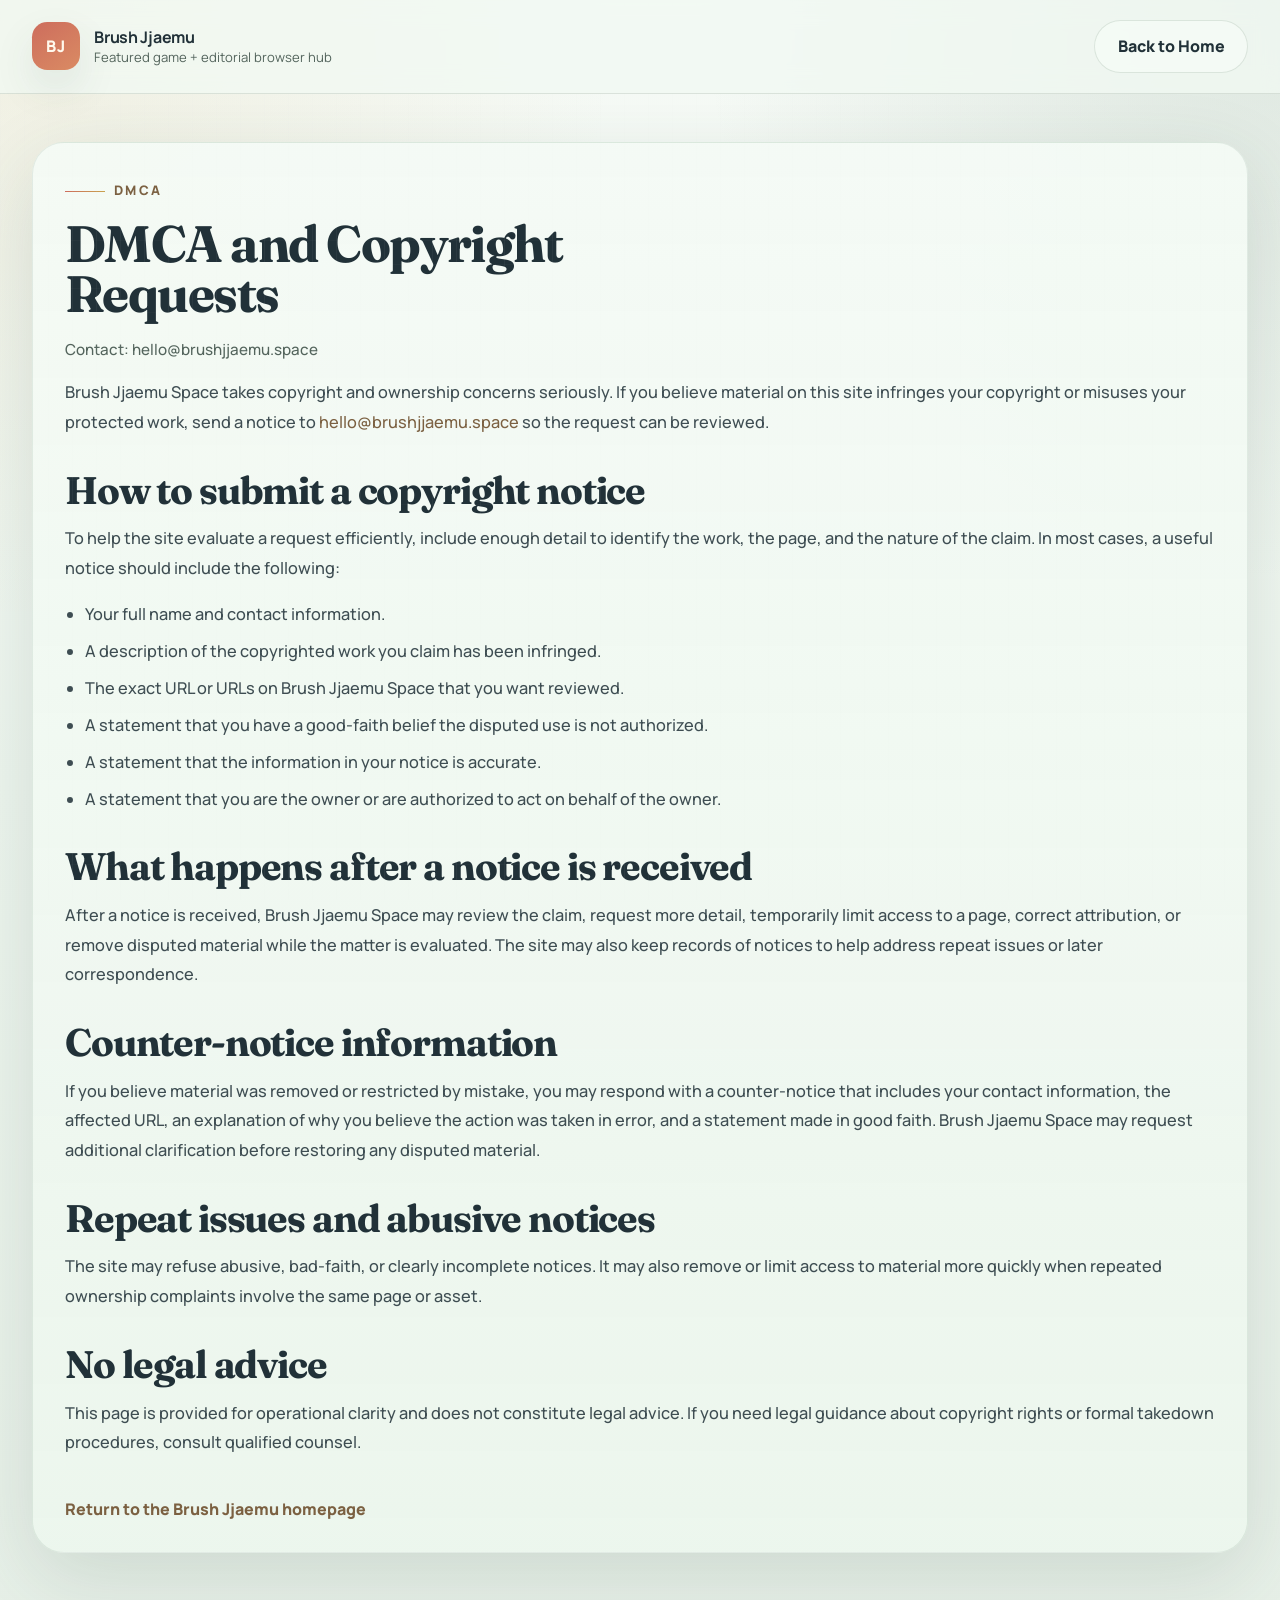
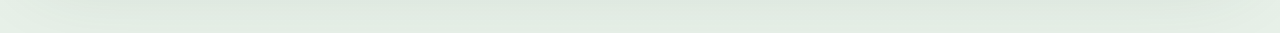
<file: dmca.html>
<!DOCTYPE html>
<html lang="en-US">
<head>
  <!-- Google tag (gtag.js) -->
  <script async src="https://www.googletagmanager.com/gtag/js?id=G-20558D21GJ"></script>
  <script>
    window.dataLayer = window.dataLayer || [];
    function gtag(){dataLayer.push(arguments);}
    gtag('js', new Date());

    gtag('config', 'G-20558D21GJ');
  </script>
  <script async src="https://pagead2.googlesyndication.com/pagead/js/adsbygoogle.js?client=ca-pub-3376278485410551" crossorigin="anonymous"></script>
  <meta charset="UTF-8">
  <meta name="viewport" content="width=device-width, initial-scale=1.0">
  <title>DMCA and Copyright | Brush Jjaemu Space</title>
  <meta
    name="description"
    content="Use the Brush Jjaemu Space DMCA and copyright page for takedown requests, ownership issues, or counter-notice information."
  >
  <meta name="robots" content="index,follow,max-image-preview:large,max-snippet:-1,max-video-preview:-1">
  <link rel="canonical" href="https://brushjjaemu.space/dmca.html">
  <link rel="icon" href="/favicon.svg" type="image/svg+xml">
  <link rel="preconnect" href="https://fonts.googleapis.com">
  <link rel="preconnect" href="https://fonts.gstatic.com" crossorigin>
  <link
    rel="stylesheet"
    href="https://fonts.googleapis.com/css2?family=Fraunces:opsz,wght@9..144,600;9..144,700&family=Manrope:wght@400;500;600;700;800&display=swap"
  >
  <link rel="stylesheet" href="styles.css">
</head>
<body class="legal-page">
  <a class="skip-link" href="#main-content">Skip to content</a>

  <header class="site-header border-bottom">
    <div class="mx-auto flex max-w-7xl items-center justify-between px-6 py-5 lg:px-8">
      <a class="brand-lockup" href="/" aria-label="Brush Jjaemu home">
        <span class="brand-mark">BJ</span>
        <span class="brand-text">
          <strong>Brush Jjaemu</strong>
          <span>Featured game + editorial browser hub</span>
        </span>
      </a>
      <a class="btn-secondary" href="/">Back to Home</a>
    </div>
  </header>

  <main id="main-content" class="legal-shell">
    <div class="mx-auto max-w-7xl px-6 lg:px-8">
      <article class="legal-card">
        <p class="eyebrow">DMCA</p>
        <h1 class="mt-4">DMCA and Copyright Requests</h1>
        <p class="legal-meta mt-4">Contact: hello@brushjjaemu.space</p>
        <p class="body-copy mt-6">
          Brush Jjaemu Space takes copyright and ownership concerns seriously. If you believe material on this site
          infringes your copyright or misuses your protected work, send a notice to
          <a href="mailto:hello@brushjjaemu.space">hello@brushjjaemu.space</a> so the request can be reviewed.
        </p>

        <h2>How to submit a copyright notice</h2>
        <p class="body-copy">
          To help the site evaluate a request efficiently, include enough detail to identify the work, the page, and the
          nature of the claim. In most cases, a useful notice should include the following:
        </p>
        <ul class="body-copy">
          <li>Your full name and contact information.</li>
          <li>A description of the copyrighted work you claim has been infringed.</li>
          <li>The exact URL or URLs on Brush Jjaemu Space that you want reviewed.</li>
          <li>A statement that you have a good-faith belief the disputed use is not authorized.</li>
          <li>A statement that the information in your notice is accurate.</li>
          <li>A statement that you are the owner or are authorized to act on behalf of the owner.</li>
        </ul>

        <h2>What happens after a notice is received</h2>
        <p class="body-copy">
          After a notice is received, Brush Jjaemu Space may review the claim, request more detail, temporarily limit
          access to a page, correct attribution, or remove disputed material while the matter is evaluated. The site may
          also keep records of notices to help address repeat issues or later correspondence.
        </p>

        <h2>Counter-notice information</h2>
        <p class="body-copy">
          If you believe material was removed or restricted by mistake, you may respond with a counter-notice that
          includes your contact information, the affected URL, an explanation of why you believe the action was taken in
          error, and a statement made in good faith. Brush Jjaemu Space may request additional clarification before
          restoring any disputed material.
        </p>

        <h2>Repeat issues and abusive notices</h2>
        <p class="body-copy">
          The site may refuse abusive, bad-faith, or clearly incomplete notices. It may also remove or limit access to
          material more quickly when repeated ownership complaints involve the same page or asset.
        </p>

        <h2>No legal advice</h2>
        <p class="body-copy">
          This page is provided for operational clarity and does not constitute legal advice. If you need legal guidance
          about copyright rights or formal takedown procedures, consult qualified counsel.
        </p>

        <a class="back-link" href="/">Return to the Brush Jjaemu homepage</a>
      </article>
    </div>
  </main>
</body>
</html>
</file>
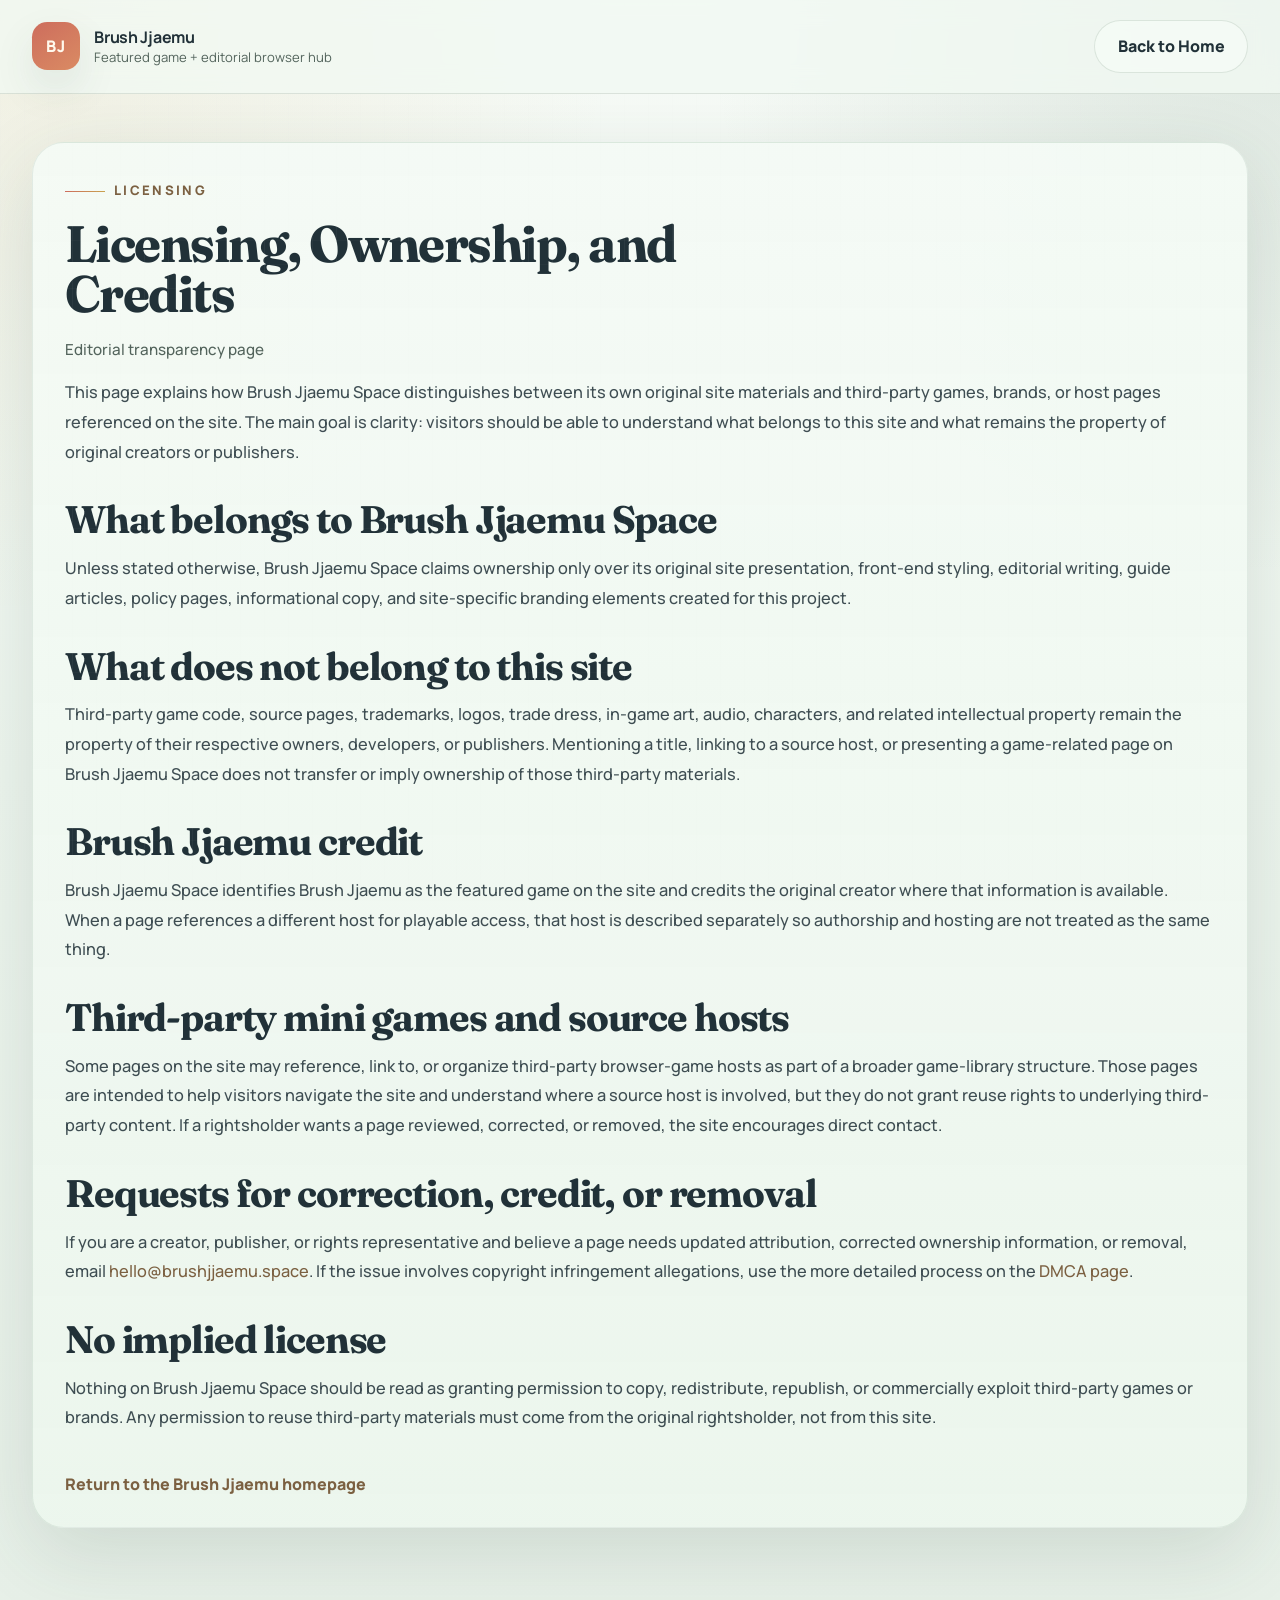
<file: licensing.html>
<!DOCTYPE html>
<html lang="en-US">
<head>
  <!-- Google tag (gtag.js) -->
  <script async src="https://www.googletagmanager.com/gtag/js?id=G-20558D21GJ"></script>
  <script>
    window.dataLayer = window.dataLayer || [];
    function gtag(){dataLayer.push(arguments);}
    gtag('js', new Date());

    gtag('config', 'G-20558D21GJ');
  </script>
  <script async src="https://pagead2.googlesyndication.com/pagead/js/adsbygoogle.js?client=ca-pub-3376278485410551" crossorigin="anonymous"></script>
  <meta charset="UTF-8">
  <meta name="viewport" content="width=device-width, initial-scale=1.0">
  <title>Licensing and Credits | Brush Jjaemu Space</title>
  <meta
    name="description"
    content="Read how Brush Jjaemu Space handles ownership, source credit, third-party games, and original site materials."
  >
  <meta name="robots" content="index,follow,max-image-preview:large,max-snippet:-1,max-video-preview:-1">
  <link rel="canonical" href="https://brushjjaemu.space/licensing.html">
  <link rel="icon" href="/favicon.svg" type="image/svg+xml">
  <link rel="preconnect" href="https://fonts.googleapis.com">
  <link rel="preconnect" href="https://fonts.gstatic.com" crossorigin>
  <link
    rel="stylesheet"
    href="https://fonts.googleapis.com/css2?family=Fraunces:opsz,wght@9..144,600;9..144,700&family=Manrope:wght@400;500;600;700;800&display=swap"
  >
  <link rel="stylesheet" href="styles.css">
</head>
<body class="legal-page">
  <a class="skip-link" href="#main-content">Skip to content</a>

  <header class="site-header border-bottom">
    <div class="mx-auto flex max-w-7xl items-center justify-between px-6 py-5 lg:px-8">
      <a class="brand-lockup" href="/" aria-label="Brush Jjaemu home">
        <span class="brand-mark">BJ</span>
        <span class="brand-text">
          <strong>Brush Jjaemu</strong>
          <span>Featured game + editorial browser hub</span>
        </span>
      </a>
      <a class="btn-secondary" href="/">Back to Home</a>
    </div>
  </header>

  <main id="main-content" class="legal-shell">
    <div class="mx-auto max-w-7xl px-6 lg:px-8">
      <article class="legal-card">
        <p class="eyebrow">Licensing</p>
        <h1 class="mt-4">Licensing, Ownership, and Credits</h1>
        <p class="legal-meta mt-4">Editorial transparency page</p>
        <p class="body-copy mt-6">
          This page explains how Brush Jjaemu Space distinguishes between its own original site materials and third-party
          games, brands, or host pages referenced on the site. The main goal is clarity: visitors should be able to
          understand what belongs to this site and what remains the property of original creators or publishers.
        </p>

        <h2>What belongs to Brush Jjaemu Space</h2>
        <p class="body-copy">
          Unless stated otherwise, Brush Jjaemu Space claims ownership only over its original site presentation,
          front-end styling, editorial writing, guide articles, policy pages, informational copy, and site-specific
          branding elements created for this project.
        </p>

        <h2>What does not belong to this site</h2>
        <p class="body-copy">
          Third-party game code, source pages, trademarks, logos, trade dress, in-game art, audio, characters, and
          related intellectual property remain the property of their respective owners, developers, or publishers.
          Mentioning a title, linking to a source host, or presenting a game-related page on Brush Jjaemu Space does not
          transfer or imply ownership of those third-party materials.
        </p>

        <h2>Brush Jjaemu credit</h2>
        <p class="body-copy">
          Brush Jjaemu Space identifies Brush Jjaemu as the featured game on the site and credits the original creator
          where that information is available. When a page references a different host for playable access, that host is
          described separately so authorship and hosting are not treated as the same thing.
        </p>

        <h2>Third-party mini games and source hosts</h2>
        <p class="body-copy">
          Some pages on the site may reference, link to, or organize third-party browser-game hosts as part of a broader
          game-library structure. Those pages are intended to help visitors navigate the site and understand where a
          source host is involved, but they do not grant reuse rights to underlying third-party content. If a
          rightsholder wants a page reviewed, corrected, or removed, the site encourages direct contact.
        </p>

        <h2>Requests for correction, credit, or removal</h2>
        <p class="body-copy">
          If you are a creator, publisher, or rights representative and believe a page needs updated attribution,
          corrected ownership information, or removal, email
          <a href="mailto:hello@brushjjaemu.space">hello@brushjjaemu.space</a>. If the issue involves copyright
          infringement allegations, use the more detailed process on the <a href="dmca.html">DMCA page</a>.
        </p>

        <h2>No implied license</h2>
        <p class="body-copy">
          Nothing on Brush Jjaemu Space should be read as granting permission to copy, redistribute, republish, or
          commercially exploit third-party games or brands. Any permission to reuse third-party materials must come from
          the original rightsholder, not from this site.
        </p>

        <a class="back-link" href="/">Return to the Brush Jjaemu homepage</a>
      </article>
    </div>
  </main>
</body>
</html>
</file>
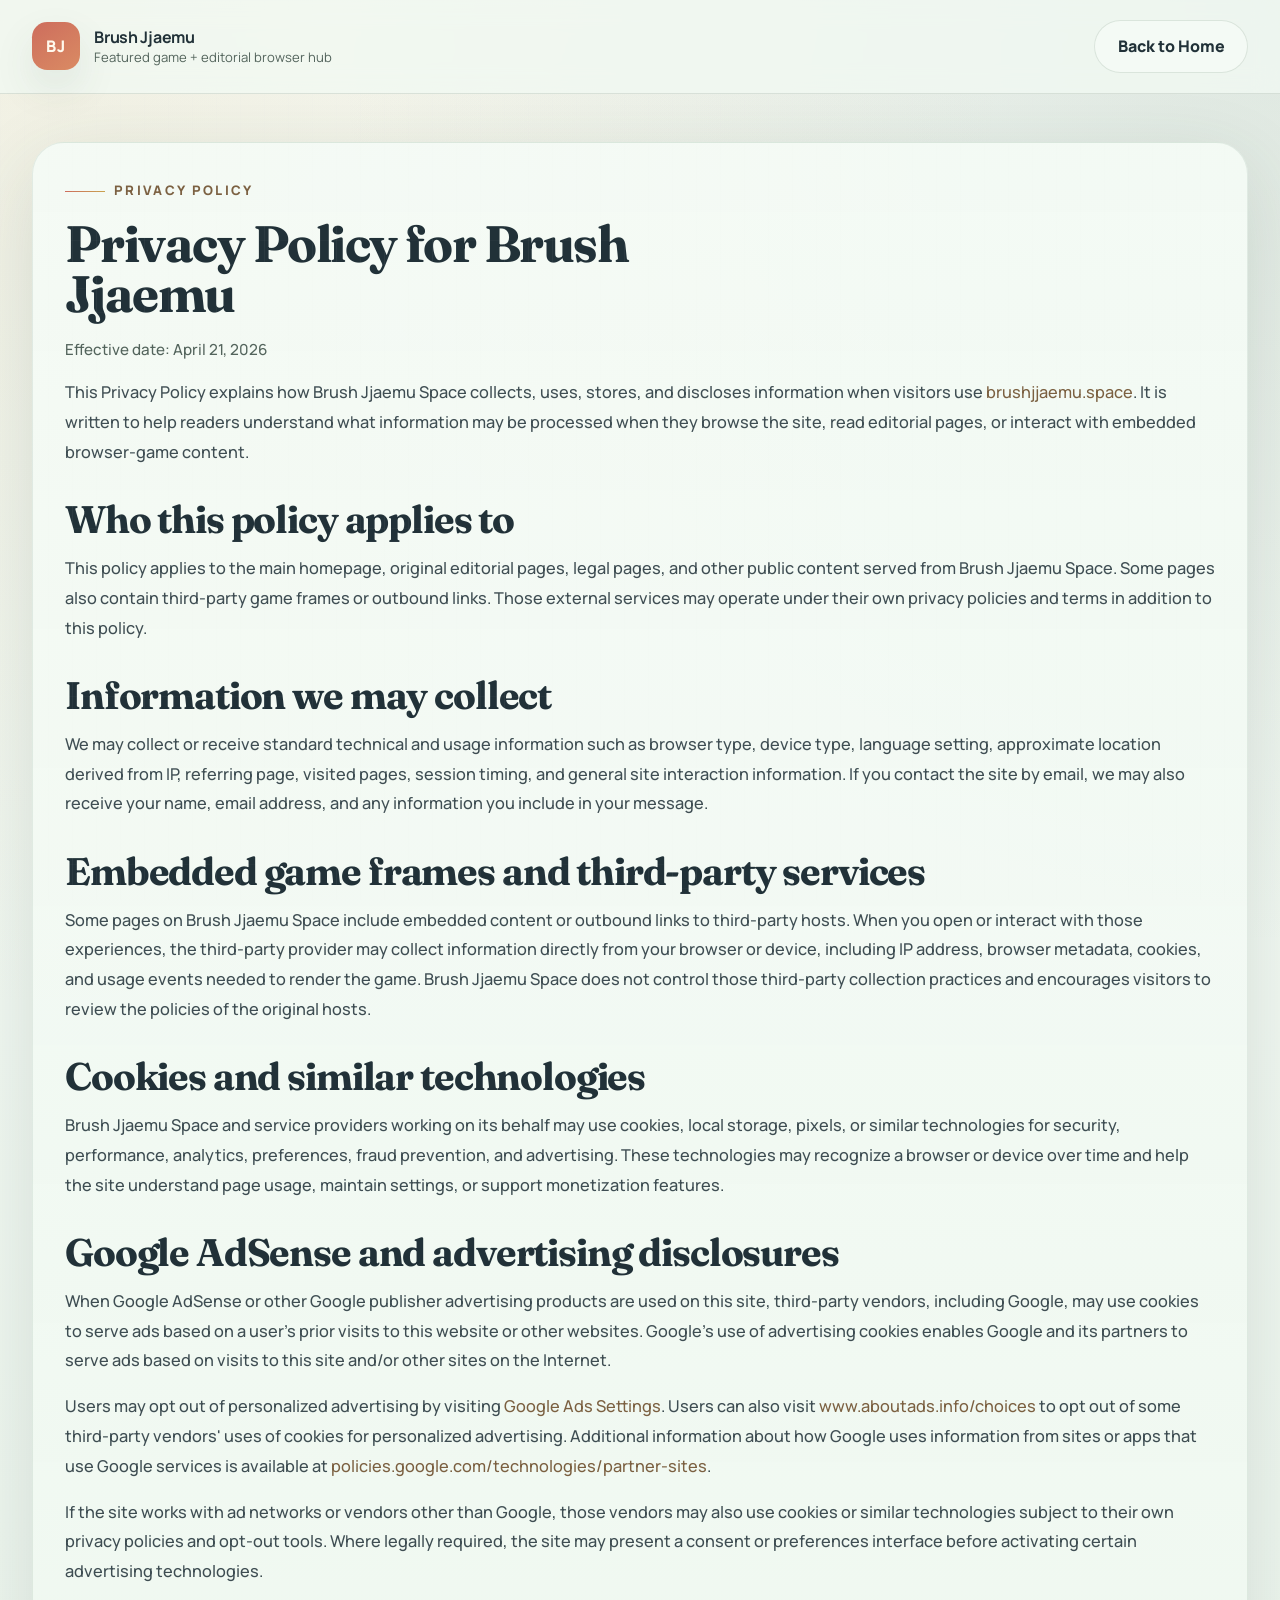
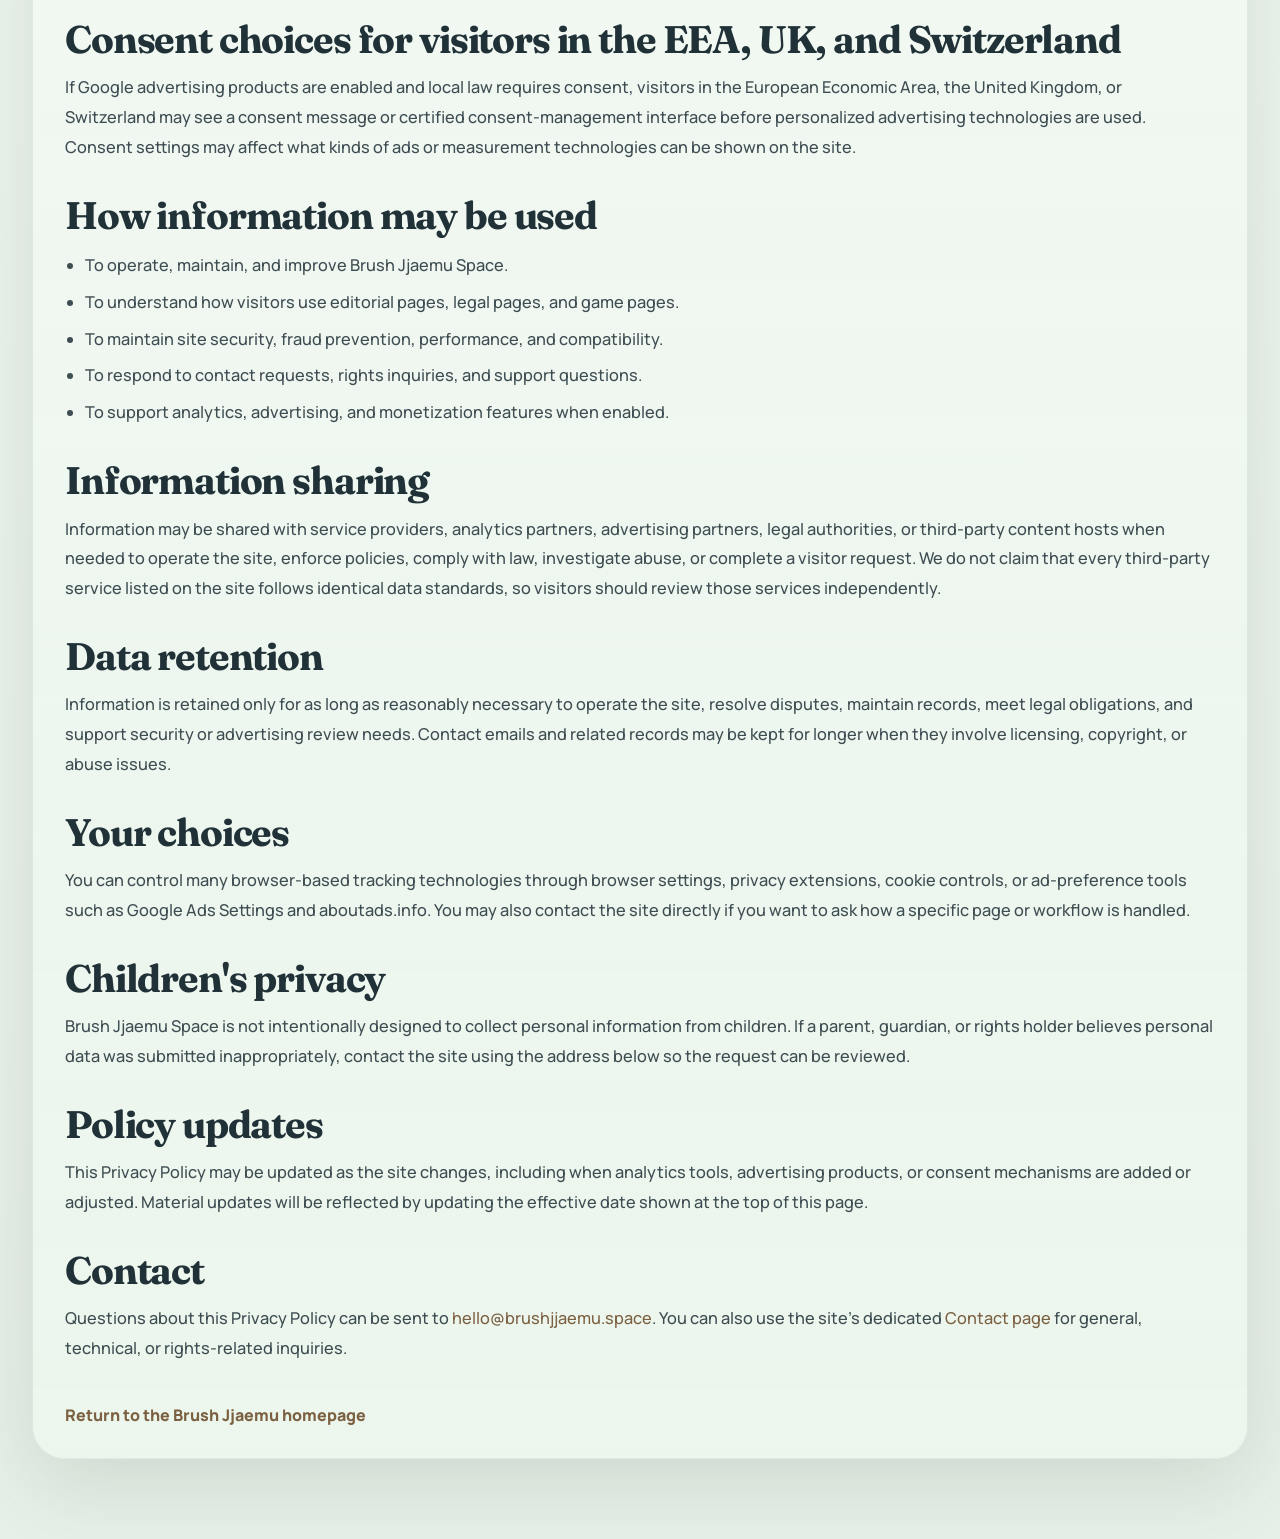
<file: privacy-policy.html>
<!DOCTYPE html>
<html lang="en-US">
<head>
  <!-- Google tag (gtag.js) -->
  <script async src="https://www.googletagmanager.com/gtag/js?id=G-20558D21GJ"></script>
  <script>
    window.dataLayer = window.dataLayer || [];
    function gtag(){dataLayer.push(arguments);}
    gtag('js', new Date());

    gtag('config', 'G-20558D21GJ');
  </script>
  <script async src="https://pagead2.googlesyndication.com/pagead/js/adsbygoogle.js?client=ca-pub-3376278485410551" crossorigin="anonymous"></script>
  <meta charset="UTF-8">
  <meta name="viewport" content="width=device-width, initial-scale=1.0">
  <title>Privacy Policy | Brush Jjaemu</title>
  <meta
    name="description"
    content="Read the Brush Jjaemu privacy policy for information about site usage, embedded game content, analytics, and contact details."
  >
  <meta name="robots" content="index,follow,max-image-preview:large,max-snippet:-1,max-video-preview:-1">
  <link rel="canonical" href="https://brushjjaemu.space/privacy-policy.html">
  <link rel="icon" href="/favicon.svg" type="image/svg+xml">
  <link rel="preconnect" href="https://fonts.googleapis.com">
  <link rel="preconnect" href="https://fonts.gstatic.com" crossorigin>
  <link
    rel="stylesheet"
    href="https://fonts.googleapis.com/css2?family=Fraunces:opsz,wght@9..144,600;9..144,700&family=Manrope:wght@400;500;600;700;800&display=swap"
  >
  <link rel="stylesheet" href="styles.css">
</head>
<body class="legal-page">
  <a class="skip-link" href="#main-content">Skip to content</a>

  <header class="site-header border-bottom">
    <div class="mx-auto flex max-w-7xl items-center justify-between px-6 py-5 lg:px-8">
      <a class="brand-lockup" href="/" aria-label="Brush Jjaemu home">
        <span class="brand-mark">BJ</span>
        <span class="brand-text">
          <strong>Brush Jjaemu</strong>
          <span>Featured game + editorial browser hub</span>
        </span>
      </a>
      <a class="btn-secondary" href="/">Back to Home</a>
    </div>
  </header>

  <main id="main-content" class="legal-shell">
    <div class="mx-auto max-w-7xl px-6 lg:px-8">
      <article class="legal-card">
        <p class="eyebrow">Privacy Policy</p>
        <h1 class="mt-4">Privacy Policy for Brush Jjaemu</h1>
        <p class="legal-meta mt-4">Effective date: April 21, 2026</p>
        <p class="body-copy mt-6">
          This Privacy Policy explains how Brush Jjaemu Space collects, uses, stores, and discloses information when
          visitors use <a href="https://brushjjaemu.space/">brushjjaemu.space</a>. It is written to help readers
          understand what information may be processed when they browse the site, read editorial pages, or interact with
          embedded browser-game content.
        </p>

        <h2>Who this policy applies to</h2>
        <p class="body-copy">
          This policy applies to the main homepage, original editorial pages, legal pages, and other public content
          served from Brush Jjaemu Space. Some pages also contain third-party game frames or outbound links. Those
          external services may operate under their own privacy policies and terms in addition to this policy.
        </p>

        <h2>Information we may collect</h2>
        <p class="body-copy">
          We may collect or receive standard technical and usage information such as browser type, device type, language
          setting, approximate location derived from IP, referring page, visited pages, session timing, and general site
          interaction information. If you contact the site by email, we may also receive your name, email address, and
          any information you include in your message.
        </p>

        <h2>Embedded game frames and third-party services</h2>
        <p class="body-copy">
          Some pages on Brush Jjaemu Space include embedded content or outbound links to third-party hosts. When you
          open or interact with those experiences, the third-party provider may collect information directly from your
          browser or device, including IP address, browser metadata, cookies, and usage events needed to render the
          game. Brush Jjaemu Space does not control those third-party collection practices and encourages visitors to
          review the policies of the original hosts.
        </p>

        <h2>Cookies and similar technologies</h2>
        <p class="body-copy">
          Brush Jjaemu Space and service providers working on its behalf may use cookies, local storage, pixels, or
          similar technologies for security, performance, analytics, preferences, fraud prevention, and advertising.
          These technologies may recognize a browser or device over time and help the site understand page usage,
          maintain settings, or support monetization features.
        </p>

        <h2>Google AdSense and advertising disclosures</h2>
        <p class="body-copy">
          When Google AdSense or other Google publisher advertising products are used on this site, third-party vendors,
          including Google, may use cookies to serve ads based on a user's prior visits to this website or other
          websites. Google's use of advertising cookies enables Google and its partners to serve ads based on visits to
          this site and/or other sites on the Internet.
        </p>
        <p class="body-copy">
          Users may opt out of personalized advertising by visiting <a href="https://adssettings.google.com/" target="_blank" rel="noopener noreferrer">Google Ads Settings</a>.
          Users can also visit <a href="https://www.aboutads.info/choices/" target="_blank" rel="noopener noreferrer">www.aboutads.info/choices</a>
          to opt out of some third-party vendors' uses of cookies for personalized advertising. Additional information
          about how Google uses information from sites or apps that use Google services is available at
          <a href="https://policies.google.com/technologies/partner-sites" target="_blank" rel="noopener noreferrer">policies.google.com/technologies/partner-sites</a>.
        </p>
        <p class="body-copy">
          If the site works with ad networks or vendors other than Google, those vendors may also use cookies or similar
          technologies subject to their own privacy policies and opt-out tools. Where legally required, the site may
          present a consent or preferences interface before activating certain advertising technologies.
        </p>

        <h2>Consent choices for visitors in the EEA, UK, and Switzerland</h2>
        <p class="body-copy">
          If Google advertising products are enabled and local law requires consent, visitors in the European Economic
          Area, the United Kingdom, or Switzerland may see a consent message or certified consent-management interface
          before personalized advertising technologies are used. Consent settings may affect what kinds of ads or
          measurement technologies can be shown on the site.
        </p>

        <h2>How information may be used</h2>
        <ul class="body-copy">
          <li>To operate, maintain, and improve Brush Jjaemu Space.</li>
          <li>To understand how visitors use editorial pages, legal pages, and game pages.</li>
          <li>To maintain site security, fraud prevention, performance, and compatibility.</li>
          <li>To respond to contact requests, rights inquiries, and support questions.</li>
          <li>To support analytics, advertising, and monetization features when enabled.</li>
        </ul>

        <h2>Information sharing</h2>
        <p class="body-copy">
          Information may be shared with service providers, analytics partners, advertising partners, legal authorities,
          or third-party content hosts when needed to operate the site, enforce policies, comply with law, investigate
          abuse, or complete a visitor request. We do not claim that every third-party service listed on the site
          follows identical data standards, so visitors should review those services independently.
        </p>

        <h2>Data retention</h2>
        <p class="body-copy">
          Information is retained only for as long as reasonably necessary to operate the site, resolve disputes,
          maintain records, meet legal obligations, and support security or advertising review needs. Contact emails and
          related records may be kept for longer when they involve licensing, copyright, or abuse issues.
        </p>

        <h2>Your choices</h2>
        <p class="body-copy">
          You can control many browser-based tracking technologies through browser settings, privacy extensions, cookie
          controls, or ad-preference tools such as Google Ads Settings and aboutads.info. You may also contact the site
          directly if you want to ask how a specific page or workflow is handled.
        </p>

        <h2>Children's privacy</h2>
        <p class="body-copy">
          Brush Jjaemu Space is not intentionally designed to collect personal information from children. If a parent,
          guardian, or rights holder believes personal data was submitted inappropriately, contact the site using the
          address below so the request can be reviewed.
        </p>

        <h2>Policy updates</h2>
        <p class="body-copy">
          This Privacy Policy may be updated as the site changes, including when analytics tools, advertising products,
          or consent mechanisms are added or adjusted. Material updates will be reflected by updating the effective date
          shown at the top of this page.
        </p>

        <h2>Contact</h2>
        <p class="body-copy">
          Questions about this Privacy Policy can be sent to <a href="mailto:hello@brushjjaemu.space">hello@brushjjaemu.space</a>.
          You can also use the site's dedicated <a href="contact.html">Contact page</a> for general, technical, or
          rights-related inquiries.
        </p>

        <a class="back-link" href="/">Return to the Brush Jjaemu homepage</a>
      </article>
    </div>
  </main>
</body>
</html>
</file>
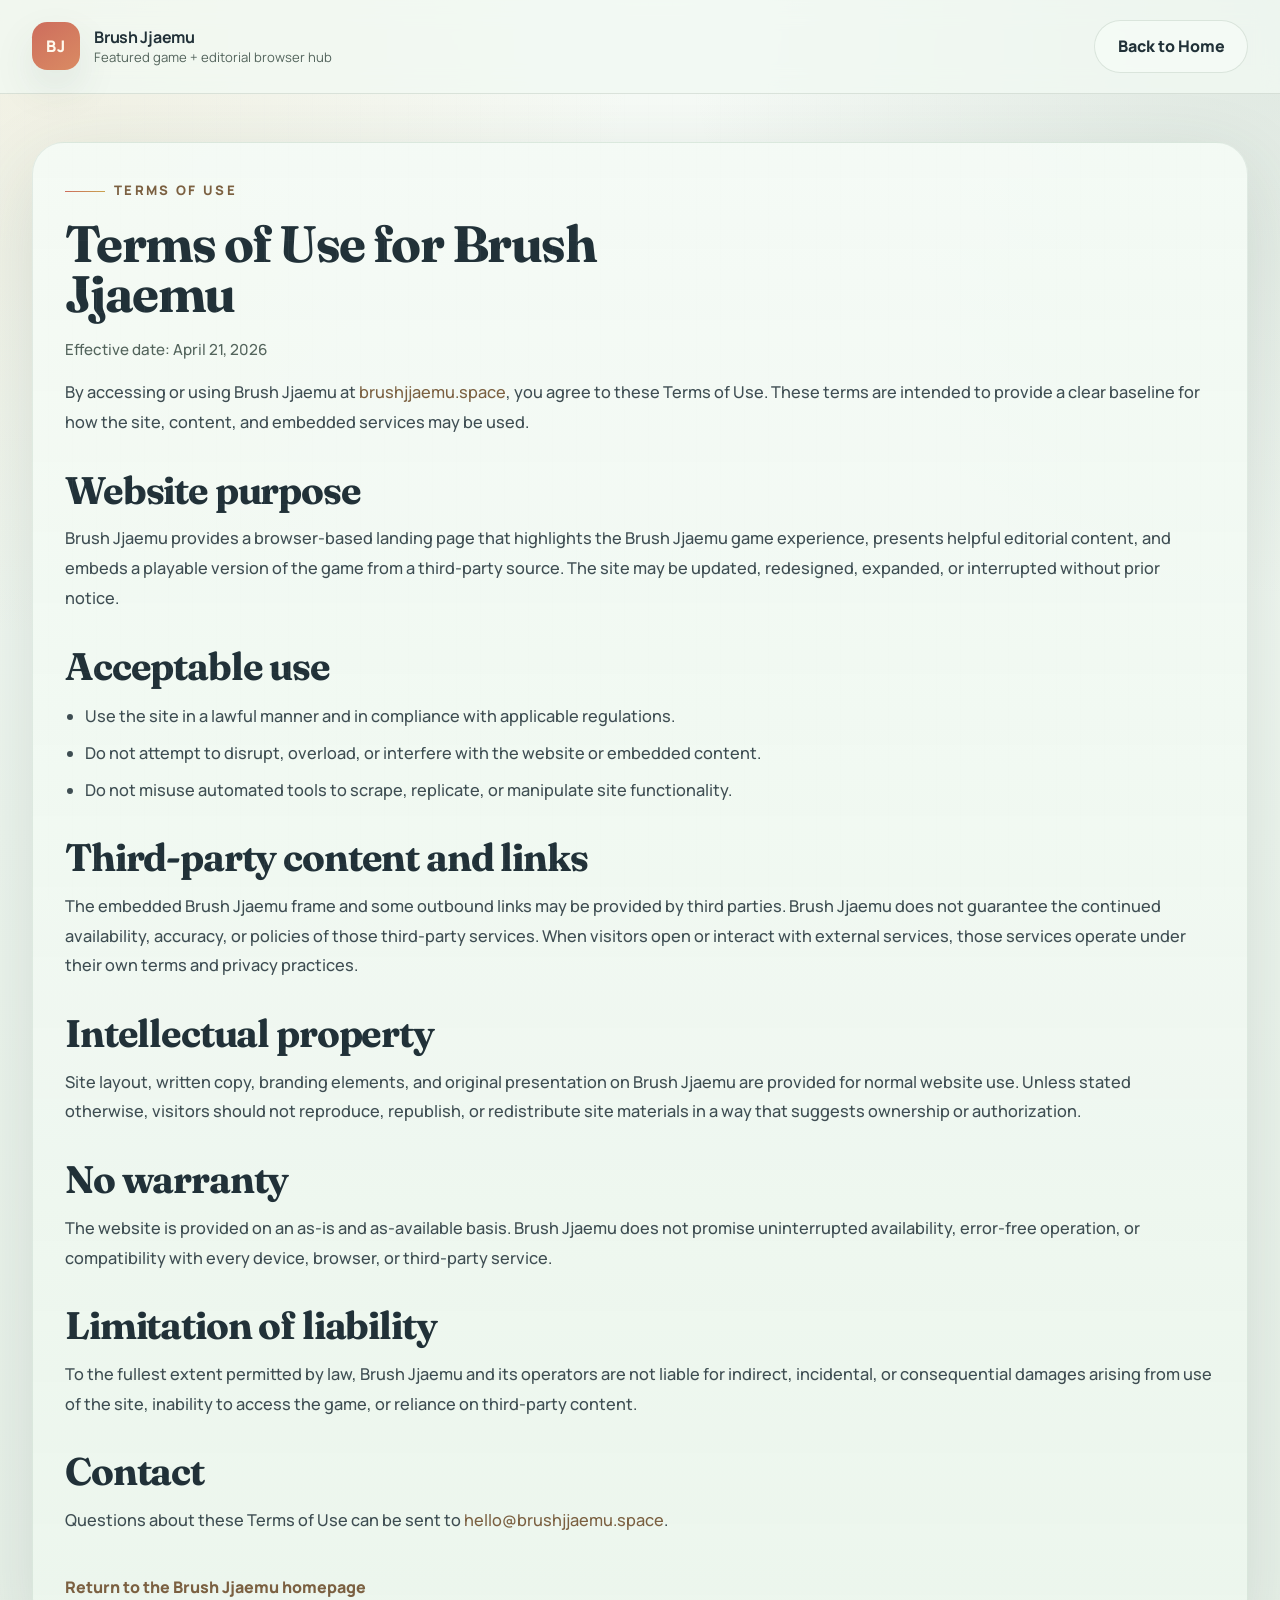
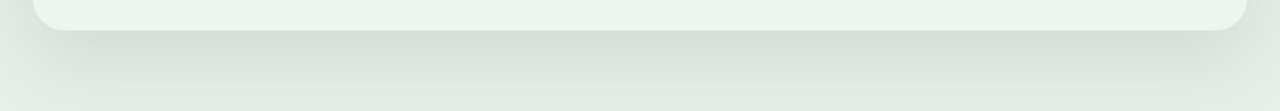
<file: terms-of-use.html>
<!DOCTYPE html>
<html lang="en-US">
<head>
  <!-- Google tag (gtag.js) -->
  <script async src="https://www.googletagmanager.com/gtag/js?id=G-20558D21GJ"></script>
  <script>
    window.dataLayer = window.dataLayer || [];
    function gtag(){dataLayer.push(arguments);}
    gtag('js', new Date());

    gtag('config', 'G-20558D21GJ');
  </script>
  <script async src="https://pagead2.googlesyndication.com/pagead/js/adsbygoogle.js?client=ca-pub-3376278485410551" crossorigin="anonymous"></script>
  <meta charset="UTF-8">
  <meta name="viewport" content="width=device-width, initial-scale=1.0">
  <title>Terms of Use | Brush Jjaemu</title>
  <meta
    name="description"
    content="Read the Brush Jjaemu terms of use covering website access, embedded content, external links, and general site responsibilities."
  >
  <meta name="robots" content="index,follow,max-image-preview:large,max-snippet:-1,max-video-preview:-1">
  <link rel="canonical" href="https://brushjjaemu.space/terms-of-use.html">
  <link rel="icon" href="/favicon.svg" type="image/svg+xml">
  <link rel="preconnect" href="https://fonts.googleapis.com">
  <link rel="preconnect" href="https://fonts.gstatic.com" crossorigin>
  <link
    rel="stylesheet"
    href="https://fonts.googleapis.com/css2?family=Fraunces:opsz,wght@9..144,600;9..144,700&family=Manrope:wght@400;500;600;700;800&display=swap"
  >
  <link rel="stylesheet" href="styles.css">
</head>
<body class="legal-page">
  <a class="skip-link" href="#main-content">Skip to content</a>

  <header class="site-header border-bottom">
    <div class="mx-auto flex max-w-7xl items-center justify-between px-6 py-5 lg:px-8">
      <a class="brand-lockup" href="/" aria-label="Brush Jjaemu home">
        <span class="brand-mark">BJ</span>
        <span class="brand-text">
          <strong>Brush Jjaemu</strong>
          <span>Featured game + editorial browser hub</span>
        </span>
      </a>
      <a class="btn-secondary" href="/">Back to Home</a>
    </div>
  </header>

  <main id="main-content" class="legal-shell">
    <div class="mx-auto max-w-7xl px-6 lg:px-8">
      <article class="legal-card">
        <p class="eyebrow">Terms of Use</p>
        <h1 class="mt-4">Terms of Use for Brush Jjaemu</h1>
        <p class="legal-meta mt-4">Effective date: April 21, 2026</p>
        <p class="body-copy mt-6">
          By accessing or using Brush Jjaemu at <a href="https://brushjjaemu.space/">brushjjaemu.space</a>, you agree
          to these Terms of Use. These terms are intended to provide a clear baseline for how the site, content, and
          embedded services may be used.
        </p>

        <h2>Website purpose</h2>
        <p class="body-copy">
          Brush Jjaemu provides a browser-based landing page that highlights the Brush Jjaemu game experience, presents
          helpful editorial content, and embeds a playable version of the game from a third-party source. The site may
          be updated, redesigned, expanded, or interrupted without prior notice.
        </p>

        <h2>Acceptable use</h2>
        <ul class="body-copy">
          <li>Use the site in a lawful manner and in compliance with applicable regulations.</li>
          <li>Do not attempt to disrupt, overload, or interfere with the website or embedded content.</li>
          <li>Do not misuse automated tools to scrape, replicate, or manipulate site functionality.</li>
        </ul>

        <h2>Third-party content and links</h2>
        <p class="body-copy">
          The embedded Brush Jjaemu frame and some outbound links may be provided by third parties. Brush Jjaemu does
          not guarantee the continued availability, accuracy, or policies of those third-party services. When visitors
          open or interact with external services, those services operate under their own terms and privacy practices.
        </p>

        <h2>Intellectual property</h2>
        <p class="body-copy">
          Site layout, written copy, branding elements, and original presentation on Brush Jjaemu are provided for
          normal website use. Unless stated otherwise, visitors should not reproduce, republish, or redistribute site
          materials in a way that suggests ownership or authorization.
        </p>

        <h2>No warranty</h2>
        <p class="body-copy">
          The website is provided on an as-is and as-available basis. Brush Jjaemu does not promise uninterrupted
          availability, error-free operation, or compatibility with every device, browser, or third-party service.
        </p>

        <h2>Limitation of liability</h2>
        <p class="body-copy">
          To the fullest extent permitted by law, Brush Jjaemu and its operators are not liable for indirect,
          incidental, or consequential damages arising from use of the site, inability to access the game, or reliance
          on third-party content.
        </p>

        <h2>Contact</h2>
        <p class="body-copy">
          Questions about these Terms of Use can be sent to <a href="mailto:hello@brushjjaemu.space">hello@brushjjaemu.space</a>.
        </p>

        <a class="back-link" href="/">Return to the Brush Jjaemu homepage</a>
      </article>
    </div>
  </main>
</body>
</html>
</file>
<file: styles.css>
:root {
  --paper: #edf5ee;
  --paper-soft: #f7fbf7;
  --paper-deep: #d2e4d4;
  --ink: #213138;
  --muted: #53645c;
  --line: rgba(63, 88, 72, 0.14);
  --card: rgba(250, 253, 250, 0.84);
  --card-strong: rgba(244, 250, 245, 0.96);
  --accent-red: #cd6d5d;
  --accent-green: #5f826b;
  --accent-gold: #c9a24f;
  --accent-brown: #7b6041;
  --shadow: 0 24px 80px rgba(46, 74, 59, 0.14);
  --shadow-soft: 0 18px 40px rgba(46, 74, 59, 0.1);
  --radius-xl: 1.5rem;
  --radius-2xl: 2rem;
}

*,
*::before,
*::after {
  box-sizing: border-box;
}

html {
  scroll-behavior: smooth;
}

body {
  margin: 0;
  min-width: 320px;
  font-family: "Manrope", "Segoe UI", sans-serif;
  color: var(--ink);
  -webkit-font-smoothing: antialiased;
  background:
    radial-gradient(circle at top left, rgba(201, 162, 79, 0.12), transparent 30%),
    radial-gradient(circle at top right, rgba(95, 130, 107, 0.16), transparent 28%),
    linear-gradient(180deg, var(--paper-soft) 0%, var(--paper) 48%, #e7f0e8 100%);
}

body::before {
  content: "";
  position: fixed;
  inset: 0;
  pointer-events: none;
  background-image:
    linear-gradient(rgba(255, 255, 255, 0.18) 1px, transparent 1px),
    linear-gradient(90deg, rgba(227, 239, 229, 0.34) 1px, transparent 1px);
  background-size: 24px 24px;
  opacity: 0.14;
}

img,
svg,
iframe {
  display: block;
  max-width: 100%;
}

a {
  color: inherit;
  text-decoration: none;
}

p,
li {
  font-size: 1.02rem;
  line-height: 1.82;
  font-weight: 500;
}

h1,
h2,
h3 {
  margin: 0;
  font-family: "Fraunces", Georgia, serif;
  font-weight: 700;
  color: var(--ink);
  letter-spacing: -0.03em;
}

h1 {
  font-size: clamp(2.8rem, 5vw, 5.1rem);
  line-height: 0.98;
  max-width: 11ch;
}

h2 {
  font-size: clamp(2rem, 3vw, 3.1rem);
  line-height: 1.05;
}

h3 {
  font-size: 1.5rem;
  line-height: 1.15;
}

.skip-link {
  position: absolute;
  left: 1rem;
  top: -4rem;
  z-index: 100;
  padding: 0.75rem 1rem;
  border-radius: 999px;
  background: var(--ink);
  color: #fff;
  transition: top 0.2s ease;
}

.skip-link:focus {
  top: 1rem;
}

.site-shell {
  position: relative;
}

.site-header,
.site-footer {
  position: relative;
  z-index: 2;
  backdrop-filter: blur(12px);
  background: rgba(241, 249, 242, 0.78);
}

.border-bottom {
  border-bottom: 1px solid var(--line);
}

.border-top {
  border-top: 1px solid var(--line);
}

.brand-lockup {
  display: inline-flex;
  align-items: center;
  gap: 0.9rem;
}

.brand-mark {
  display: inline-grid;
  place-items: center;
  width: 3rem;
  height: 3rem;
  border-radius: 0.95rem;
  background: linear-gradient(145deg, var(--accent-red), #da8b63);
  color: #fff9ed;
  font-weight: 800;
  letter-spacing: 0.08em;
  box-shadow: var(--shadow-soft);
}

.brand-text {
  display: grid;
}

.brand-text strong {
  font-size: 1rem;
  letter-spacing: -0.02em;
}

.brand-text span {
  font-size: 0.82rem;
  color: var(--muted);
}

.nav-row {
  gap: 1.5rem;
  font-size: 0.95rem;
  font-weight: 700;
}

.nav-link {
  position: relative;
  color: rgba(33, 49, 56, 0.9);
}

.nav-link::after {
  content: "";
  position: absolute;
  left: 0;
  bottom: -0.35rem;
  width: 100%;
  height: 2px;
  transform: scaleX(0);
  transform-origin: center;
  background: linear-gradient(90deg, var(--accent-red), var(--accent-gold));
  transition: transform 0.2s ease;
}

.nav-link:hover::after,
.nav-link:focus-visible::after {
  transform: scaleX(1);
}

.hero-section {
  position: relative;
  z-index: 1;
}

.hero-copy,
.hero-panel,
.content-card,
.tip-card,
.faq-card,
.game-shell {
  position: relative;
}

.lead {
  max-width: 42rem;
  font-size: 1.125rem;
  line-height: 1.9;
  color: rgba(33, 49, 56, 0.92);
  font-weight: 600;
}

.body-copy {
  color: rgba(33, 49, 56, 0.86);
}

.eyebrow {
  display: inline-flex;
  align-items: center;
  gap: 0.55rem;
  margin: 0;
  color: var(--accent-brown);
  font-size: 0.82rem;
  font-weight: 800;
  letter-spacing: 0.18em;
  text-transform: uppercase;
}

.eyebrow::before {
  content: "";
  width: 2.5rem;
  height: 1px;
  background: linear-gradient(90deg, var(--accent-red), var(--accent-gold));
}

.cta-row {
  display: flex;
  flex-wrap: wrap;
  gap: 1rem;
}

.btn-primary,
.btn-secondary {
  display: inline-flex;
  align-items: center;
  justify-content: center;
  min-height: 3.25rem;
  padding: 0.9rem 1.4rem;
  border-radius: 999px;
  font-weight: 800;
  transition:
    transform 0.2s ease,
    box-shadow 0.2s ease,
    background 0.2s ease;
}

.btn-primary {
  background: linear-gradient(135deg, var(--accent-red), #da8b63);
  color: #fff9f0;
  box-shadow: 0 16px 35px rgba(205, 109, 93, 0.24);
}

.btn-secondary {
  border: 1px solid rgba(95, 130, 107, 0.18);
  background: rgba(247, 252, 247, 0.78);
}

.btn-primary:hover,
.btn-primary:focus-visible,
.btn-secondary:hover,
.btn-secondary:focus-visible {
  transform: translateY(-2px);
  box-shadow: 0 22px 44px rgba(76, 55, 31, 0.18);
}

.hero-panel,
.content-card,
.tip-card,
.faq-card,
.game-shell {
  padding: 1.75rem;
  border: 1px solid rgba(95, 130, 107, 0.13);
  background: linear-gradient(180deg, var(--card-strong), rgba(236, 246, 237, 0.88));
  box-shadow: var(--shadow);
}

.hero-panel::after,
.content-card::after,
.tip-card::after,
.faq-card::after,
.game-shell::after {
  content: "";
  position: absolute;
  inset: 1rem;
  border-radius: calc(var(--radius-2xl) - 0.5rem);
  border: 1px solid rgba(179, 200, 183, 0.42);
  pointer-events: none;
}

.panel-title {
  margin-top: 1rem;
  max-width: 14ch;
}

.feature-list {
  display: grid;
  gap: 0.85rem;
  margin: 0;
  padding: 0;
  list-style: none;
}

.feature-list li {
  position: relative;
  padding-left: 1.6rem;
  color: rgba(33, 49, 56, 0.86);
}

.feature-list li::before {
  content: "";
  position: absolute;
  left: 0.15rem;
  top: 0.82rem;
  width: 0.48rem;
  height: 0.48rem;
  border-radius: 999px;
  background: var(--accent-green);
}

.note-card {
  padding: 1rem 1.1rem;
  border-radius: 1.25rem;
  background: rgba(95, 130, 107, 0.1);
}

.note-card strong {
  display: block;
  margin-bottom: 0.2rem;
}

.stats-grid,
.card-grid,
.tips-grid,
.faq-grid {
  display: grid;
  gap: 1.25rem;
}

.stat-card {
  padding: 1.2rem;
  border-radius: 1.35rem;
  border: 1px solid rgba(95, 130, 107, 0.13);
  background: rgba(247, 252, 247, 0.82);
  box-shadow: var(--shadow-soft);
}

.stat-card strong {
  display: block;
  margin: 0.3rem 0 0.5rem;
  font-size: 1.05rem;
}

.stat-card p,
.content-card p,
.tip-card p,
.faq-card p,
.footer-copy {
  color: rgba(33, 49, 56, 0.84);
}

.stat-label {
  font-size: 0.8rem;
  font-weight: 800;
  letter-spacing: 0.12em;
  text-transform: uppercase;
  color: var(--accent-brown);
}

.section-shell {
  padding: 1rem 0 4rem;
}

.section-wash {
  background:
    linear-gradient(180deg, rgba(244, 250, 245, 0.76), rgba(251, 255, 251, 0.34)),
    radial-gradient(circle at bottom right, rgba(95, 130, 107, 0.08), transparent 26%);
}

.section-intro h2 {
  margin-top: 0.85rem;
}

.game-toolbar {
  display: flex;
  align-items: center;
  gap: 0.65rem;
  padding: 0.35rem 0.35rem 1rem;
}

.toolbar-dot {
  width: 0.8rem;
  height: 0.8rem;
  border-radius: 999px;
  background: rgba(123, 96, 65, 0.22);
}

.toolbar-dot:first-child {
  background: var(--accent-red);
}

.toolbar-dot:nth-child(2) {
  background: var(--accent-gold);
}

.toolbar-dot:nth-child(3) {
  background: var(--accent-green);
}

.toolbar-label {
  margin-left: 0.2rem;
  font-size: 0.92rem;
  font-weight: 700;
  color: var(--muted);
}

.toolbar-link {
  margin-left: auto;
  font-size: 0.92rem;
  font-weight: 700;
  color: var(--accent-brown);
}

.iframe-wrap {
  position: relative;
  overflow: hidden;
  border-radius: 1.45rem;
  background: #f8fcf8;
  box-shadow: inset 0 0 0 1px rgba(123, 96, 65, 0.12);
}

.iframe-wrap::before {
  content: "";
  display: block;
  padding-top: 62%;
}

.iframe-wrap iframe {
  position: absolute;
  inset: 0;
  width: 100%;
  height: 100%;
  border: 0;
}

.content-card h3,
.tip-card h3,
.faq-card h3 {
  margin-bottom: 0.75rem;
}

.content-card a,
.legal-card a,
.faq-card a,
.footer-list a {
  color: var(--accent-brown);
}

.legal-card strong {
  color: var(--ink);
}

.legal-card li + li {
  margin-top: 0.45rem;
}

.site-footer {
  margin-top: 1rem;
}

.footer-title {
  font-size: 1.4rem;
}

.footer-list {
  display: grid;
  gap: 0.5rem;
  margin: 1rem 0 0;
  padding: 0;
  list-style: none;
}

.footer-list li,
.footer-copy {
  font-size: 0.98rem;
}

.btn-primary:focus-visible,
.btn-secondary:focus-visible,
.nav-link:focus-visible,
.toolbar-link:focus-visible,
.footer-list a:focus-visible {
  outline: 2px solid rgba(35, 51, 58, 0.3);
  outline-offset: 4px;
}

.mx-auto {
  margin-left: auto;
  margin-right: auto;
}

.max-w-7xl {
  max-width: 80rem;
}

.max-w-3xl {
  max-width: 48rem;
}

.px-6 {
  padding-left: 1.5rem;
  padding-right: 1.5rem;
}

.py-5 {
  padding-top: 1.25rem;
  padding-bottom: 1.25rem;
}

.py-16 {
  padding-top: 4rem;
  padding-bottom: 4rem;
}

.mt-4 {
  margin-top: 1rem;
}

.mt-6 {
  margin-top: 1.5rem;
}

.mt-8 {
  margin-top: 2rem;
}

.mt-10 {
  margin-top: 2.5rem;
}

.flex {
  display: flex;
}

.grid {
  display: grid;
}

.hidden {
  display: none;
}

.items-center {
  align-items: center;
}

.justify-between {
  justify-content: space-between;
}

.gap-12 {
  gap: 3rem;
}

.gap-8 {
  gap: 2rem;
}

.rounded-3xl {
  border-radius: var(--radius-2xl);
}

.legal-page {
  min-height: 100vh;
}

.legal-shell {
  padding: 3rem 0 5rem;
}

.legal-card {
  padding: 2rem;
  border: 1px solid rgba(95, 130, 107, 0.13);
  border-radius: var(--radius-2xl);
  background: linear-gradient(180deg, var(--card-strong), rgba(236, 246, 237, 0.88));
  box-shadow: var(--shadow);
}

.legal-card p + p,
.legal-card ul + p,
.legal-card h2 + p,
.legal-card h3 + p {
  margin-top: 0.9rem;
}

.legal-card h2 {
  margin-top: 2rem;
}

.legal-card h1 {
  max-width: 18ch;
  font-size: clamp(2.4rem, 4vw, 4.2rem);
}

.legal-card h3 {
  margin-top: 1.5rem;
}

.legal-card ul {
  margin: 1rem 0 0;
  padding-left: 1.25rem;
}

.legal-meta {
  color: var(--muted);
  font-size: 0.95rem;
}

.back-link {
  display: inline-flex;
  align-items: center;
  gap: 0.5rem;
  margin-top: 1.5rem;
  font-weight: 800;
  color: var(--accent-brown);
}

.page-hero-card,
.game-link-card {
  position: relative;
  padding: 1.75rem;
  border: 1px solid rgba(95, 130, 107, 0.13);
  background: linear-gradient(180deg, var(--card-strong), rgba(236, 246, 237, 0.88));
  box-shadow: var(--shadow);
}

.page-hero-card::after,
.game-link-card::after {
  content: "";
  position: absolute;
  inset: 1rem;
  border-radius: calc(var(--radius-2xl) - 0.5rem);
  border: 1px solid rgba(179, 200, 183, 0.42);
  pointer-events: none;
}

.page-hero-card h1 {
  max-width: 16ch;
}

.compact-card h3,
.compact-card h2 {
  margin-bottom: 0.75rem;
}

.mini-game-grid {
  display: grid;
  gap: 1.25rem;
}

.game-link-top {
  display: flex;
  align-items: center;
  justify-content: space-between;
  gap: 1rem;
}

.game-link-card h3 {
  margin-top: 0;
}

.game-thumb {
  position: relative;
  overflow: hidden;
  margin: 1rem 0 1.15rem;
  border: 1px solid rgba(95, 130, 107, 0.13);
  background:
    radial-gradient(circle at top right, rgba(201, 162, 79, 0.16), transparent 32%),
    linear-gradient(180deg, rgba(248, 252, 248, 0.92), rgba(238, 247, 239, 0.88));
  box-shadow: inset 0 0 0 1px rgba(255, 255, 255, 0.45);
}

.game-thumb img {
  width: 100%;
  aspect-ratio: 16 / 9;
  object-fit: cover;
}

.source-badge,
.info-chip {
  display: inline-flex;
  align-items: center;
  min-height: 2rem;
  padding: 0.35rem 0.8rem;
  border-radius: 999px;
  border: 1px solid rgba(95, 130, 107, 0.16);
  background: rgba(247, 252, 247, 0.82);
  color: var(--accent-brown);
  font-size: 0.82rem;
  font-weight: 800;
  letter-spacing: 0.04em;
}

.link-row {
  display: flex;
  flex-wrap: wrap;
  align-items: center;
  gap: 0.9rem;
}

.small-btn {
  min-height: 2.7rem;
  padding: 0.72rem 1.15rem;
}

.inline-link {
  font-weight: 800;
  color: var(--accent-brown);
}

.info-chip-row {
  display: flex;
  flex-wrap: wrap;
  gap: 0.75rem;
}

.embed-page-grid {
  display: grid;
  gap: 1.25rem;
  align-items: start;
}

.aside-stack {
  display: grid;
  gap: 1.25rem;
}

.subpage-section {
  padding-bottom: 0;
}

.pill-grid {
  display: flex;
  flex-wrap: wrap;
  gap: 0.8rem;
}

.mini-link {
  display: inline-flex;
  align-items: center;
  min-height: 2.7rem;
  padding: 0.7rem 1rem;
  border-radius: 999px;
  border: 1px solid rgba(95, 130, 107, 0.16);
  background: rgba(247, 252, 247, 0.82);
  color: rgba(33, 49, 56, 0.86);
  font-weight: 700;
  transition:
    transform 0.2s ease,
    box-shadow 0.2s ease,
    background 0.2s ease;
}

.mini-link:hover,
.mini-link:focus-visible,
.inline-link:hover,
.inline-link:focus-visible {
  transform: translateY(-1px);
}

.mini-link.current {
  border-color: transparent;
  background: linear-gradient(135deg, var(--accent-red), #da8b63);
  color: #fff9f0;
  box-shadow: 0 14px 28px rgba(205, 109, 93, 0.2);
}

@media (min-width: 640px) {
  .stats-grid,
  .card-grid,
  .tips-grid,
  .faq-grid,
  .mini-game-grid {
    grid-template-columns: repeat(2, minmax(0, 1fr));
  }
}

@media (min-width: 768px) {
  .md\:flex {
    display: flex;
  }
}

@media (min-width: 1024px) {
  .lg\:px-8 {
    padding-left: 2rem;
    padding-right: 2rem;
  }

  .lg\:py-24 {
    padding-top: 6rem;
    padding-bottom: 6rem;
  }

  .lg\:grid-cols-2 {
    grid-template-columns: repeat(2, minmax(0, 1fr));
  }

  .lg\:grid-cols-3,
  .stats-grid,
  .card-grid,
  .tips-grid,
  .mini-game-grid {
    grid-template-columns: repeat(3, minmax(0, 1fr));
  }

  .faq-grid {
    grid-template-columns: repeat(2, minmax(0, 1fr));
  }

  .embed-page-grid {
    grid-template-columns: minmax(0, 1.55fr) minmax(18rem, 0.8fr);
  }
}

@media (max-width: 767px) {
  body::before {
    opacity: 0.12;
  }

  .hero-panel,
  .content-card,
  .tip-card,
  .faq-card,
  .game-shell {
    padding: 1.25rem;
  }

  .toolbar-link {
    font-size: 0.84rem;
  }

  .toolbar-label {
    display: none;
  }

  .legal-card {
    padding: 1.4rem;
  }

  .page-hero-card,
  .game-link-card {
    padding: 1.3rem;
  }

  .game-link-top {
    align-items: flex-start;
    flex-direction: column;
  }
}
</file>
